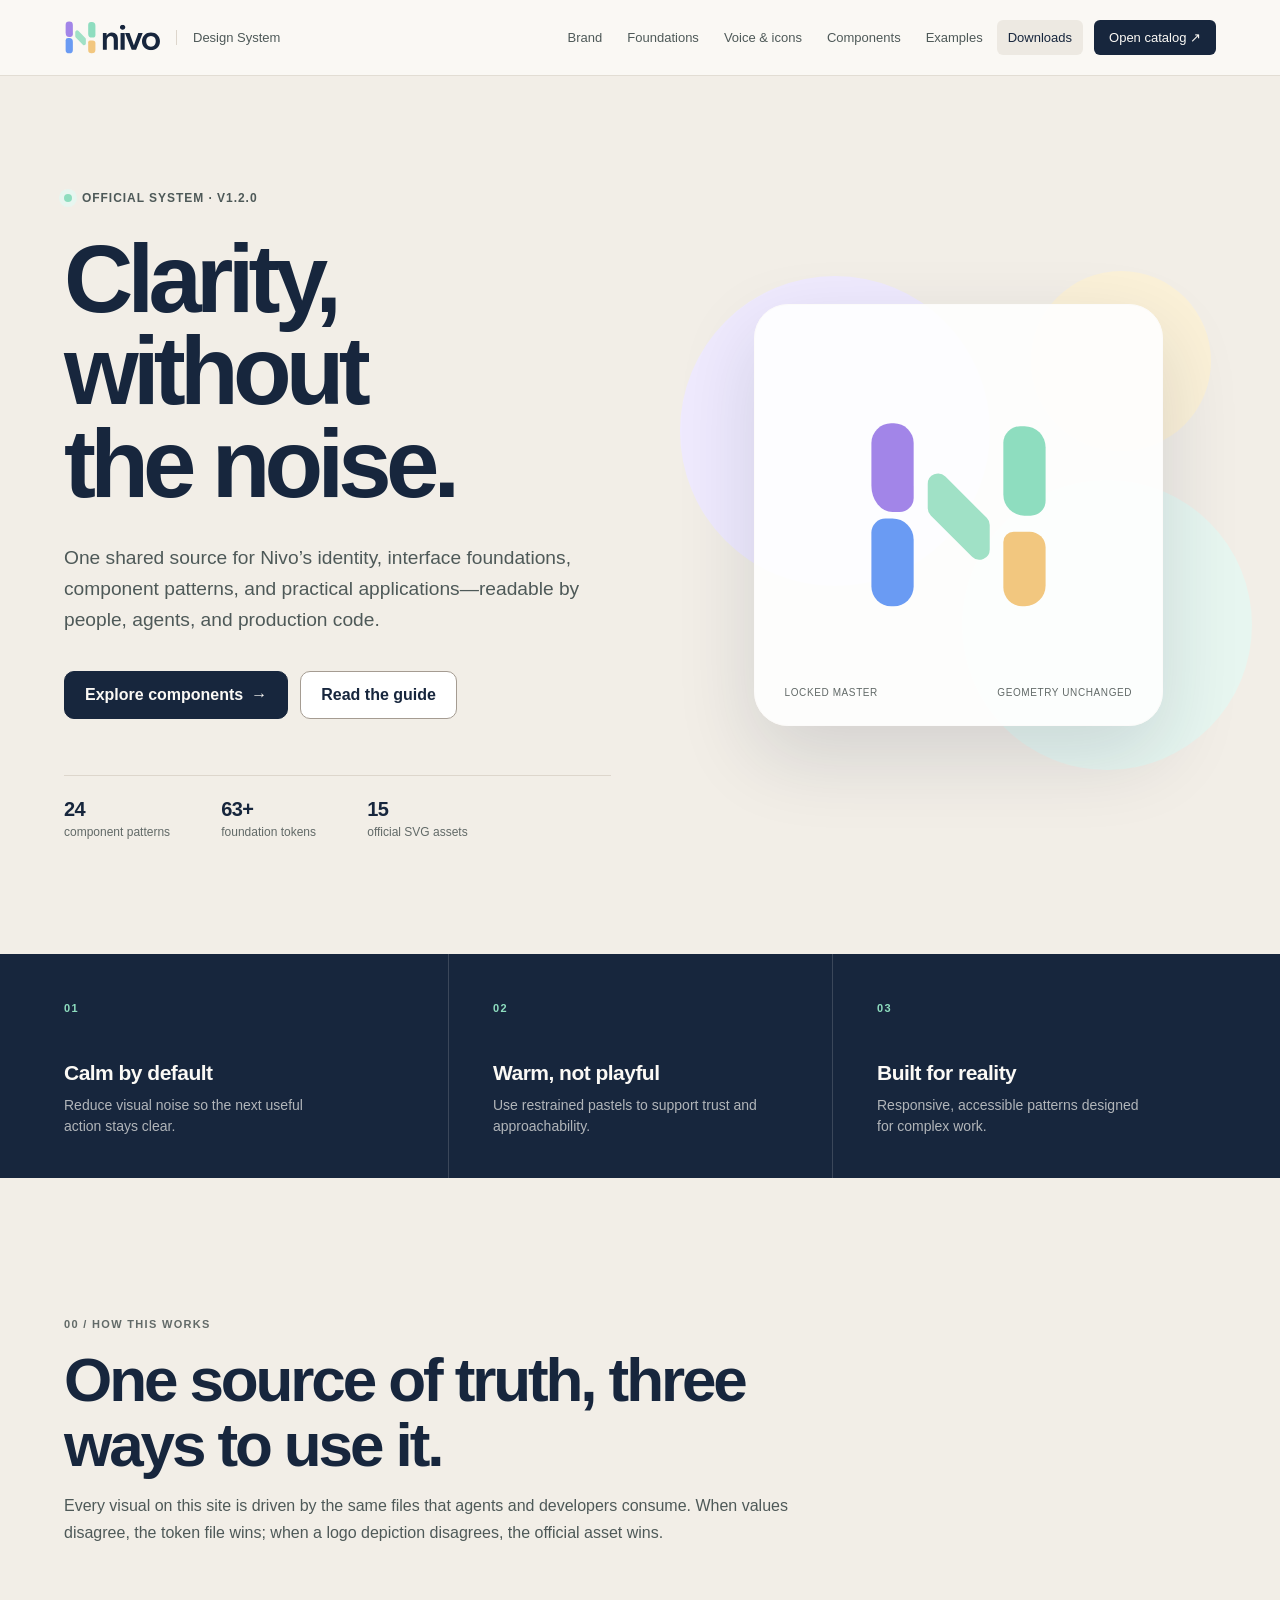
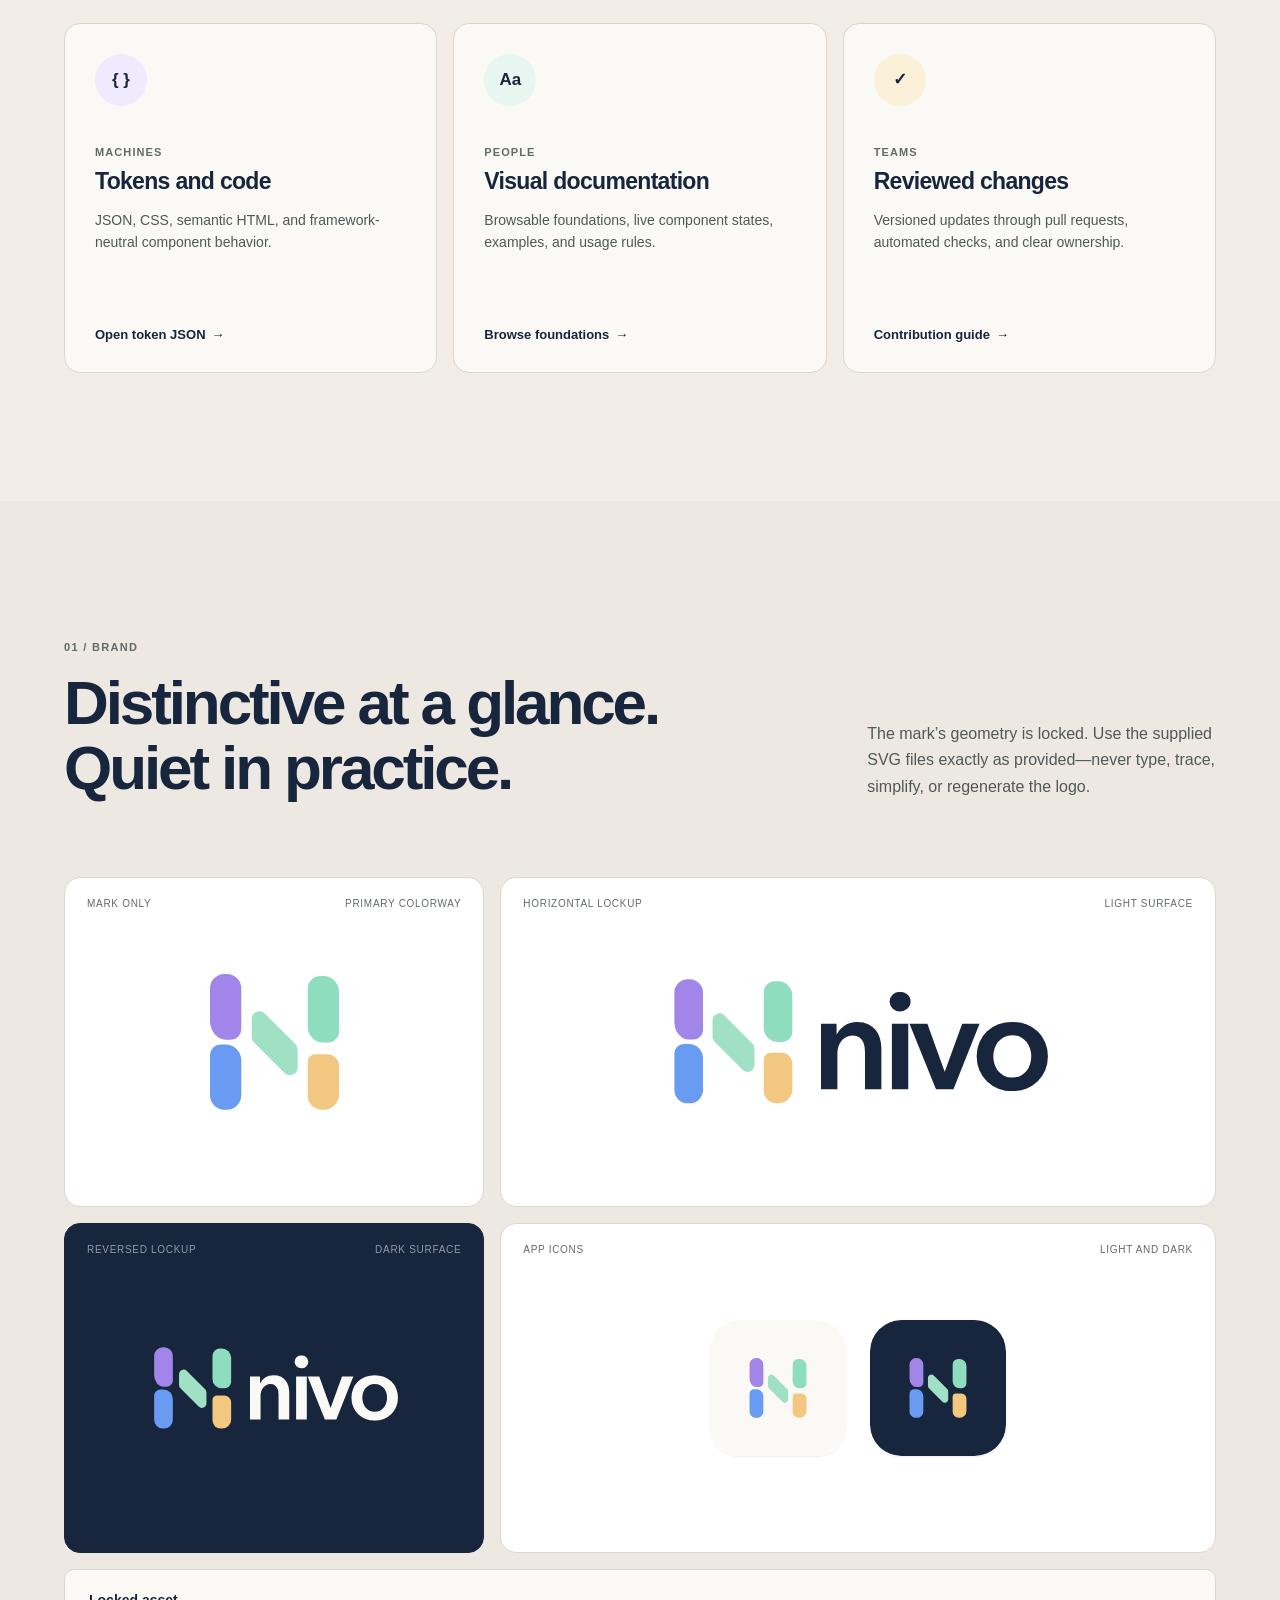
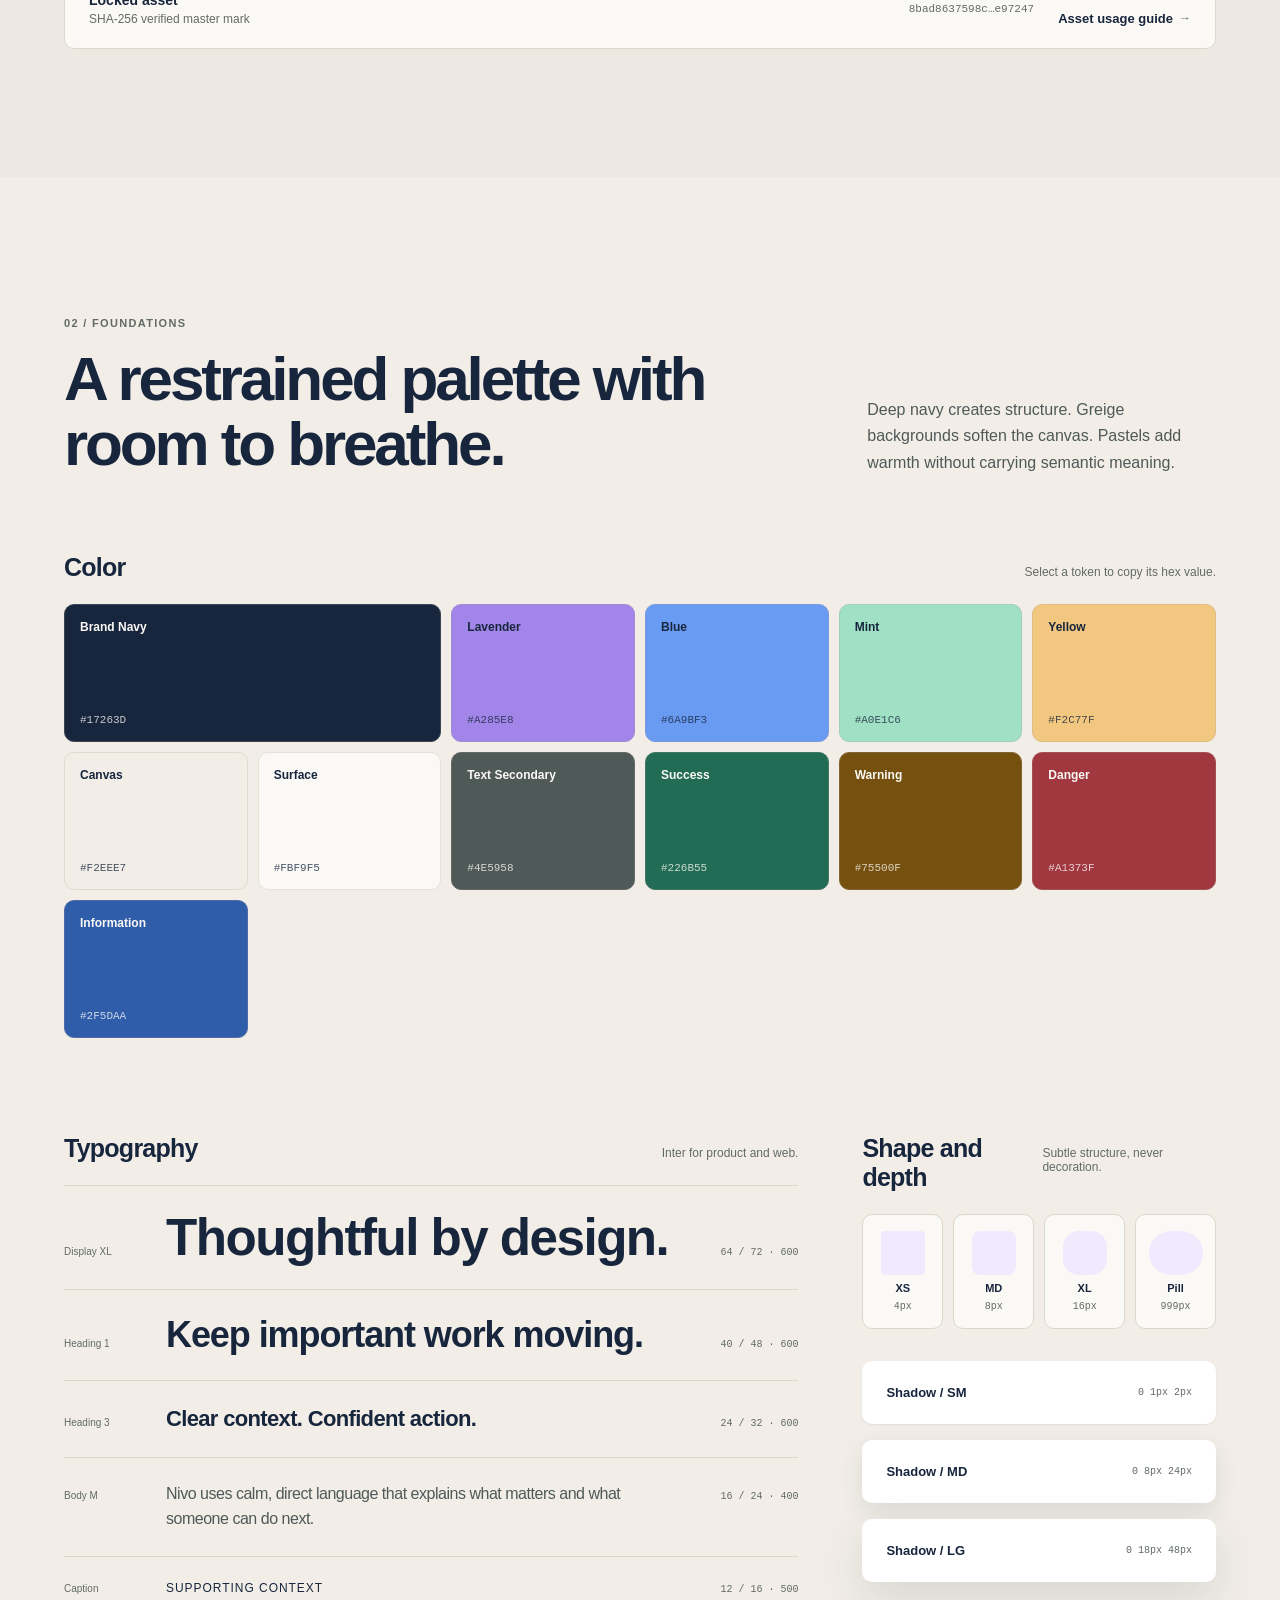
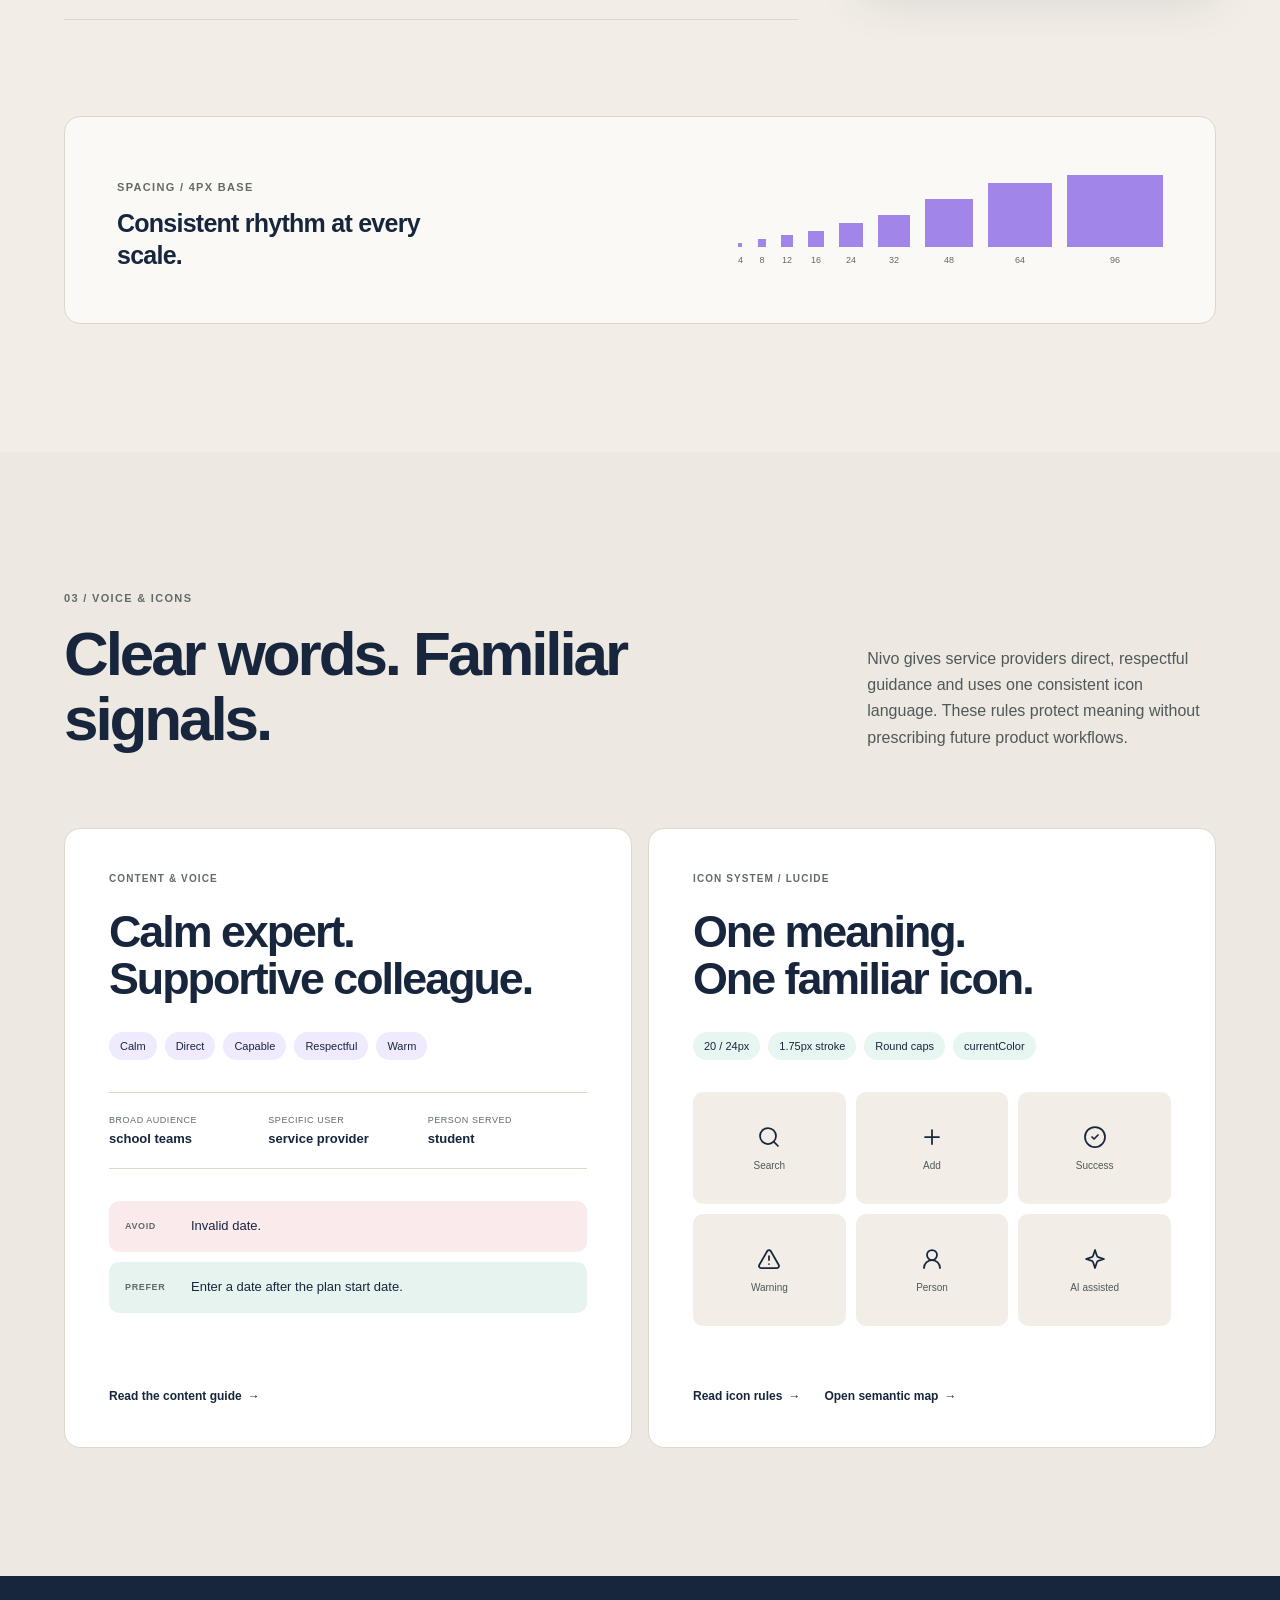
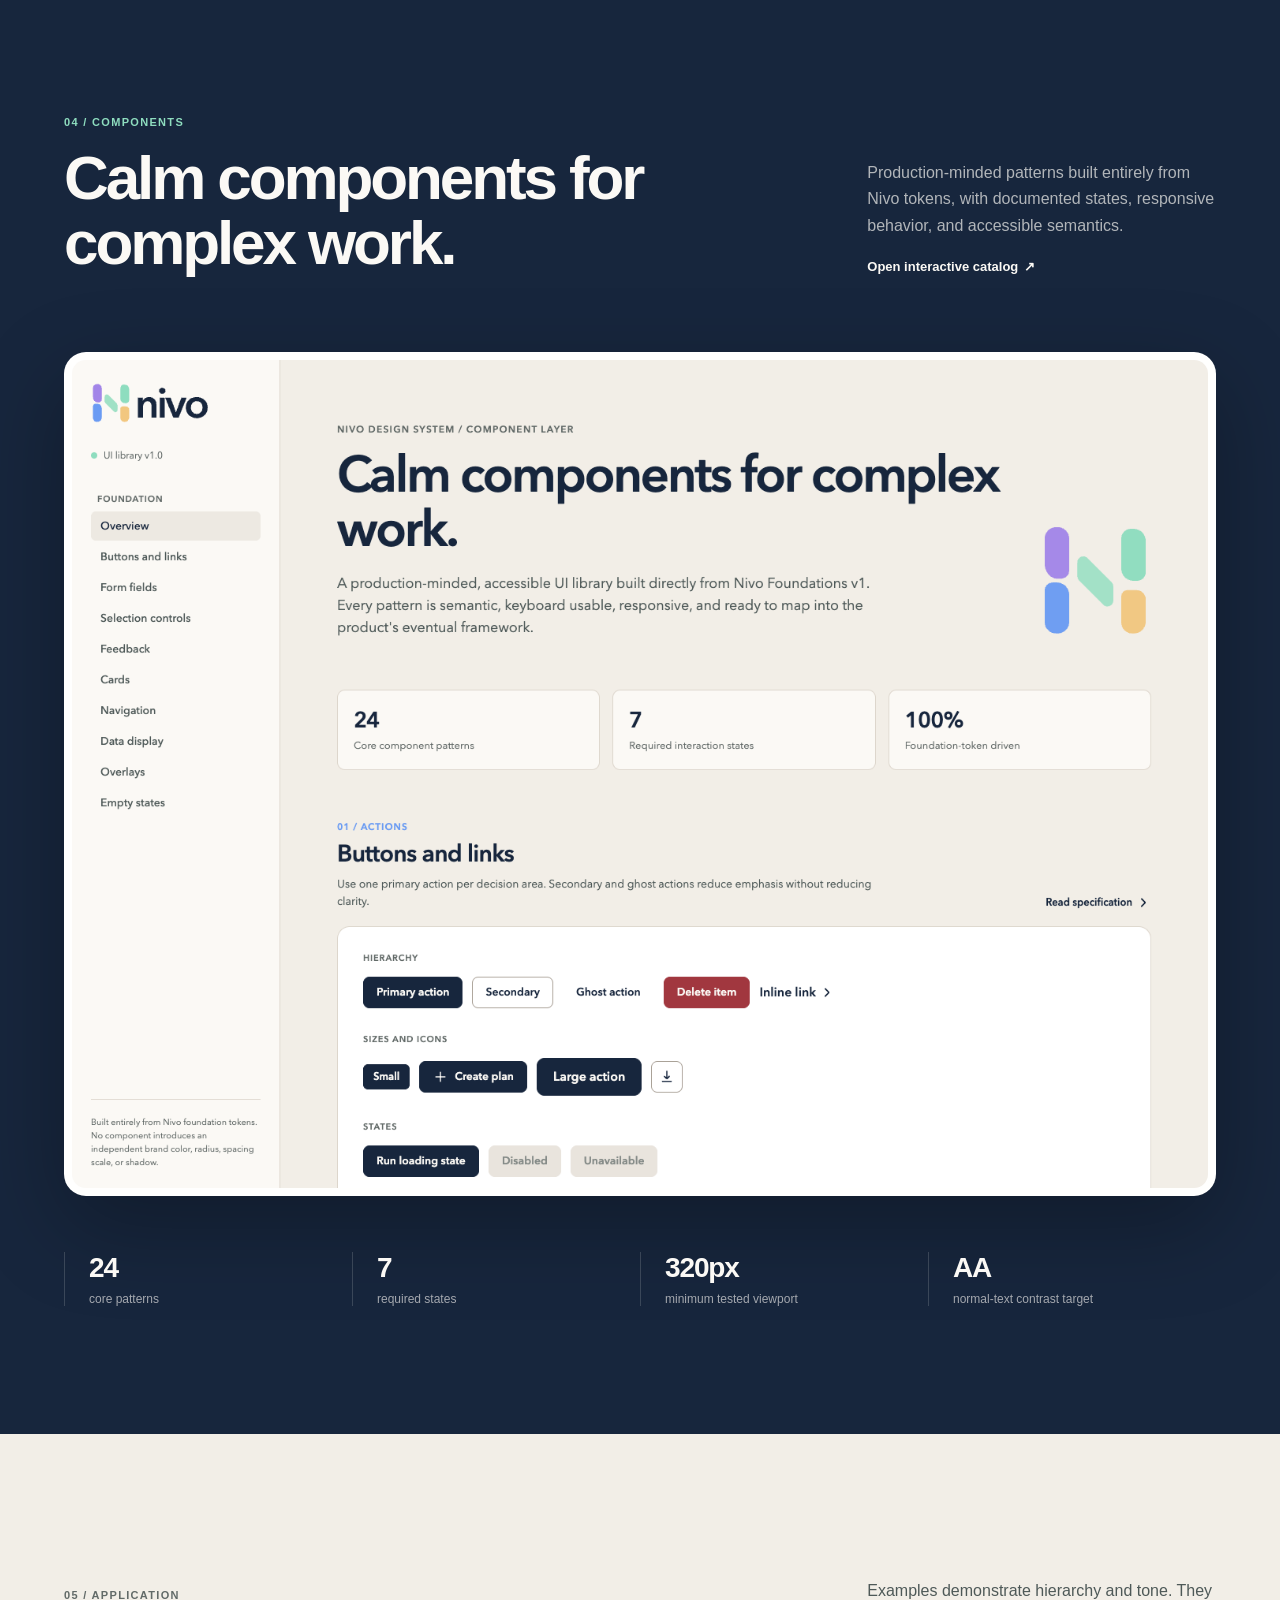
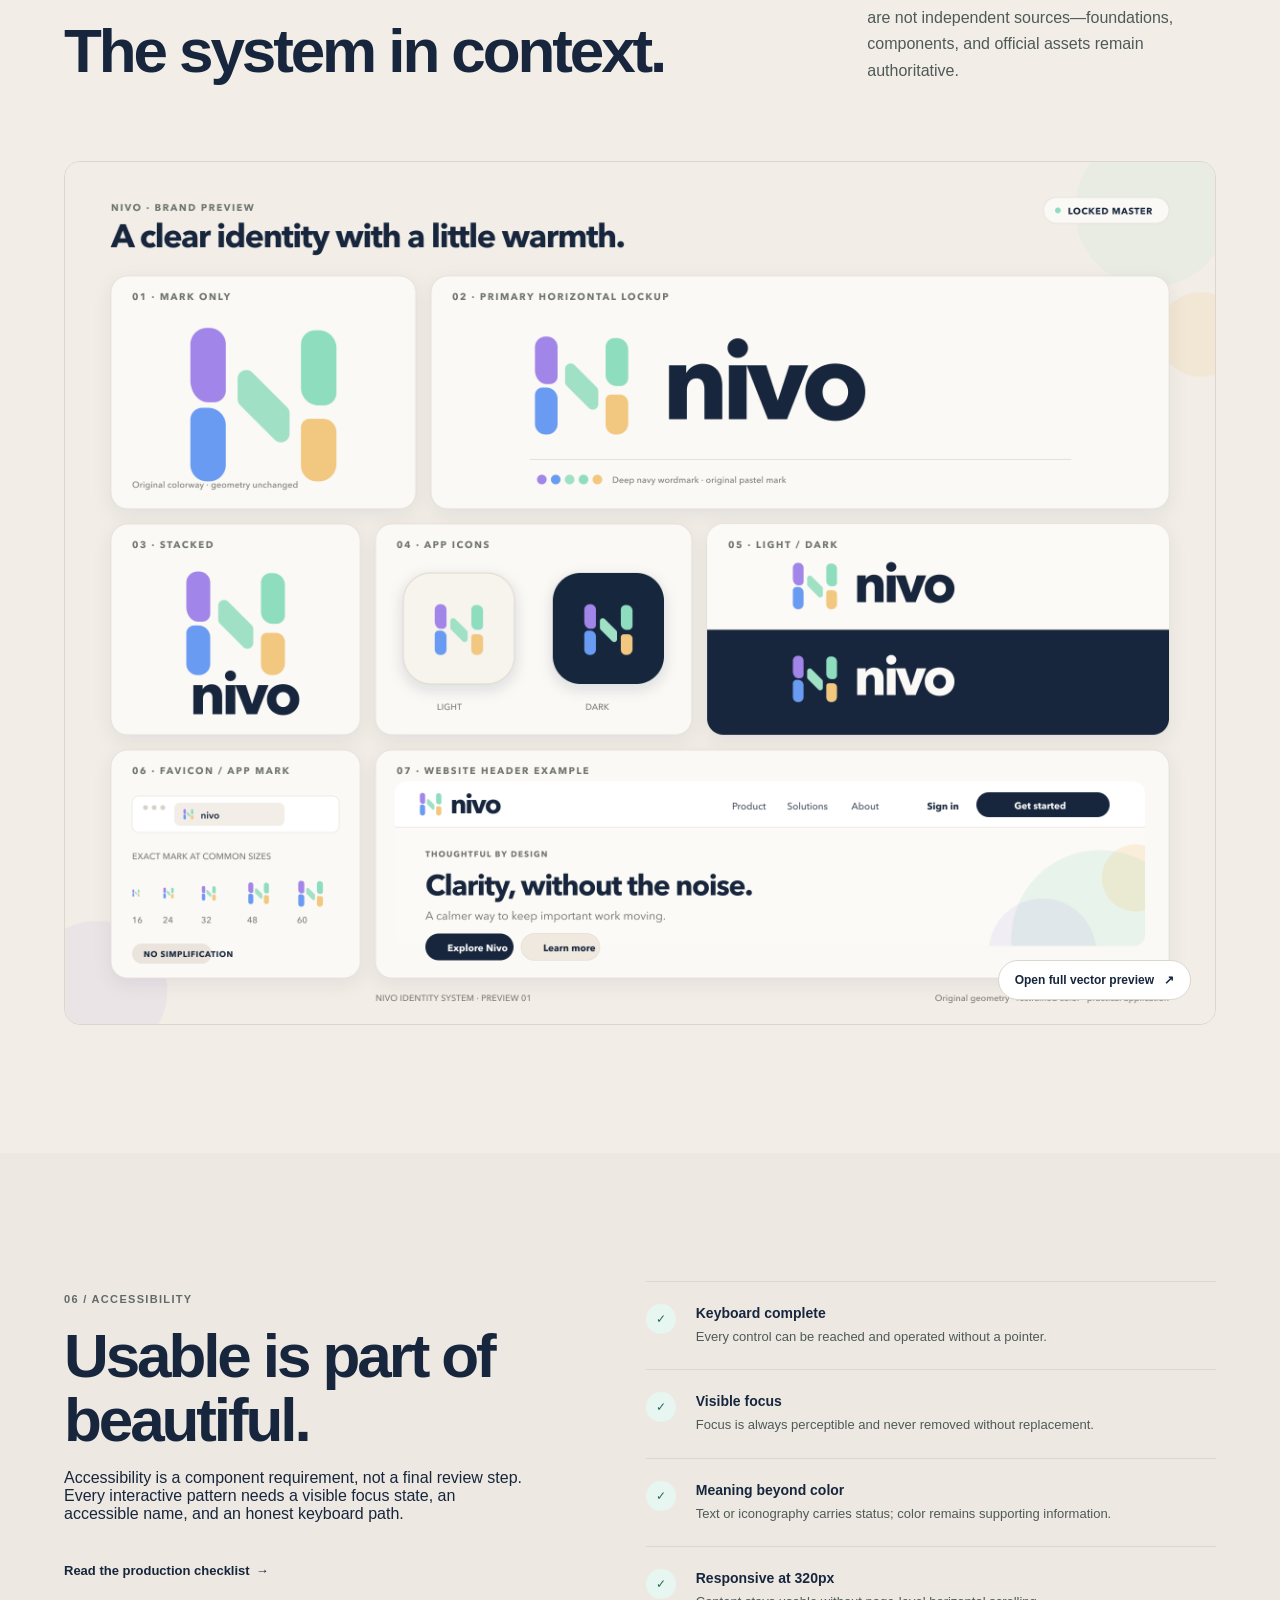
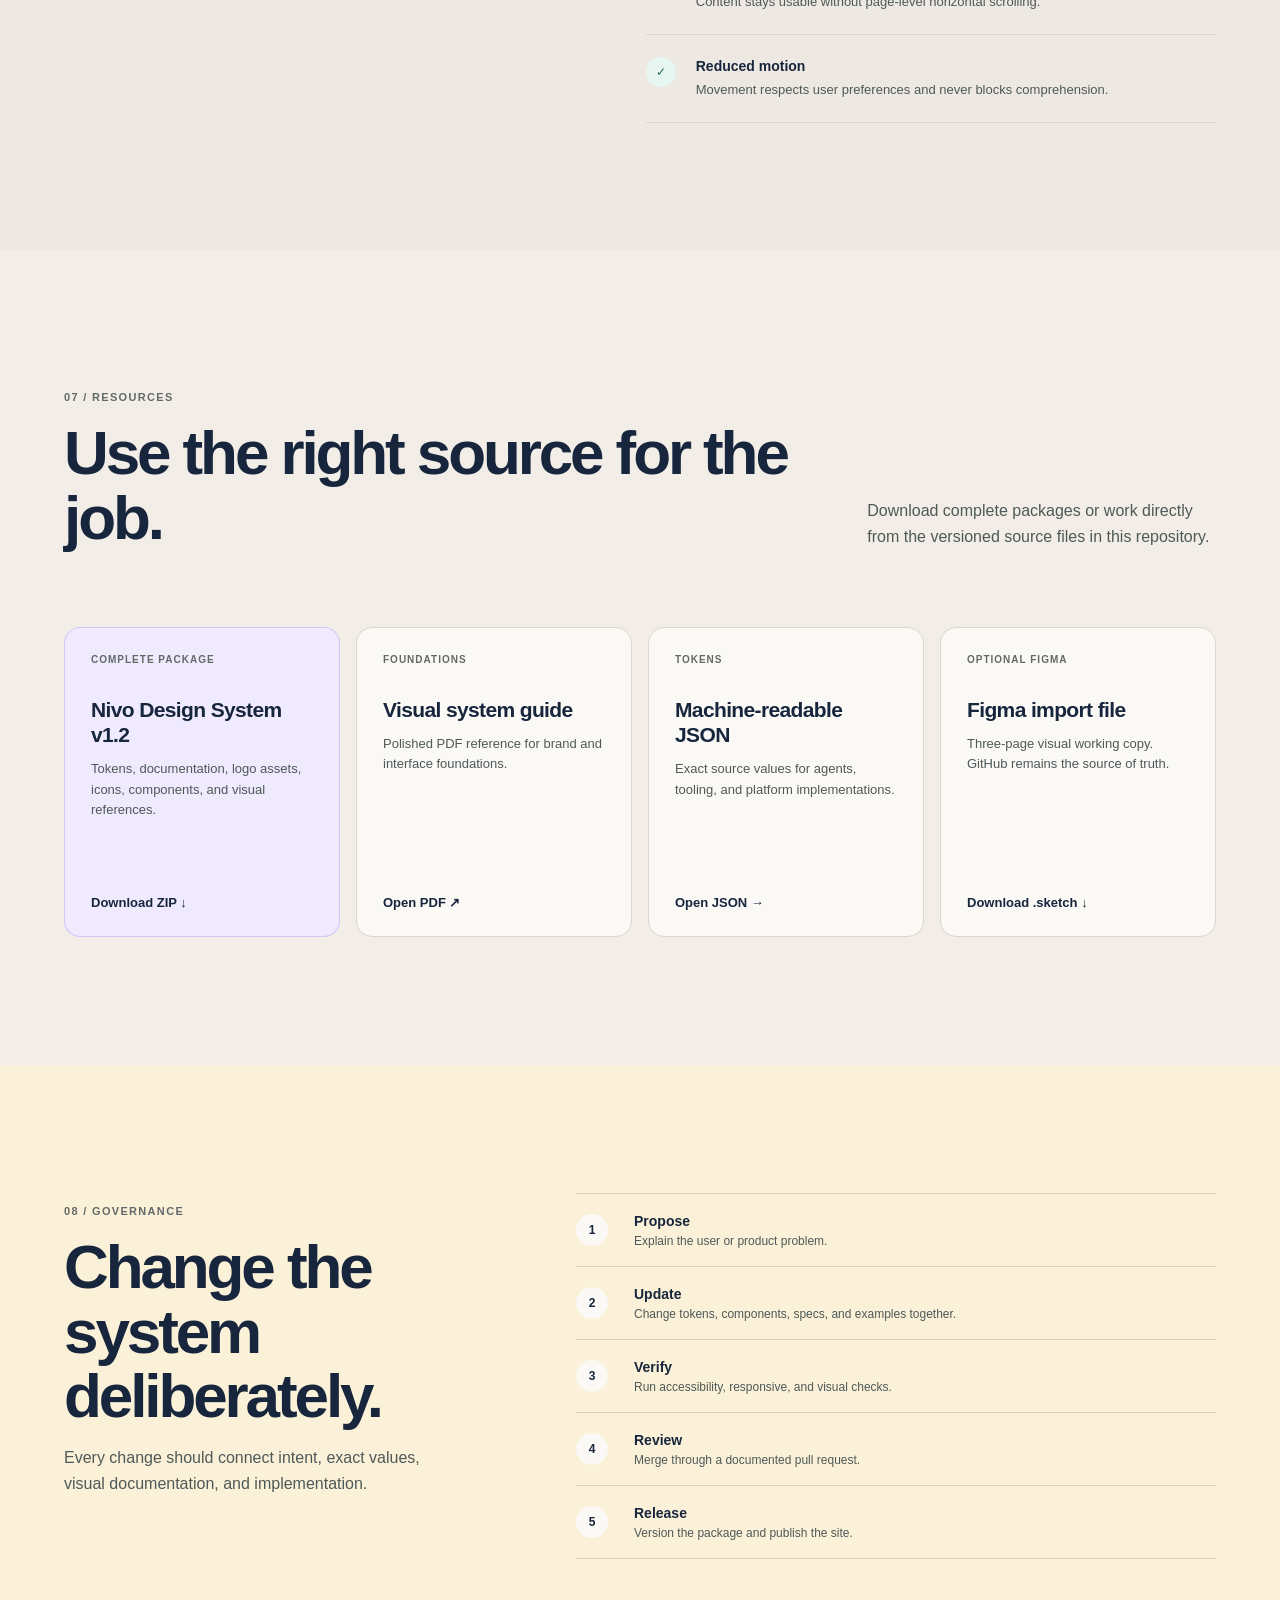
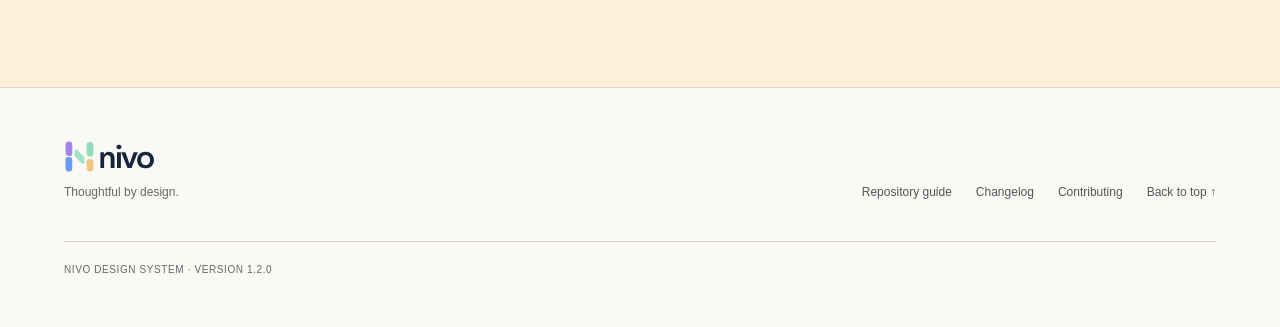
<file: index.html>
<!doctype html>
<html lang="en">
<head>
  <meta charset="utf-8">
  <meta name="viewport" content="width=device-width, initial-scale=1">
  <meta name="description" content="The official Nivo design system: brand, foundations, components, examples, and downloadable assets.">
  <meta name="theme-color" content="#F2EEE7">
  <title>Nivo Design System</title>
  <link rel="icon" href="brand/icons/nivo-favicon.svg" type="image/svg+xml">
  <link rel="stylesheet" href="tokens/tokens.css">
  <link rel="stylesheet" href="components/nivo-components.css">
  <link rel="stylesheet" href="styles.css">
  <script src="script.js" defer></script>
</head>
<body>
  <a class="skip-link" href="#main-content">Skip to main content</a>

  <header class="site-header">
    <a class="brand-link" href="#top" aria-label="Nivo Design System home">
      <img src="brand/logo/nivo-logo-horizontal-color.svg" alt="Nivo">
      <span>Design System</span>
    </a>

    <button class="nav-toggle" type="button" aria-expanded="false" aria-controls="site-nav">
      <span class="visually-hidden">Open navigation</span>
      <span aria-hidden="true"></span><span aria-hidden="true"></span><span aria-hidden="true"></span>
    </button>

    <nav class="site-nav" id="site-nav" aria-label="Primary navigation">
      <a href="#brand">Brand</a>
      <a href="#foundations">Foundations</a>
      <a href="#voice-icons">Voice &amp; icons</a>
      <a href="#components">Components</a>
      <a href="#examples">Examples</a>
      <a href="#downloads">Downloads</a>
      <a class="nav-cta" href="components/index.html">Open catalog <span aria-hidden="true">↗</span></a>
    </nav>
  </header>

  <main id="main-content">
    <section class="hero section-shell" id="top">
      <div class="hero-copy">
        <div class="eyebrow"><span class="status-dot"></span>Official system · v1.2.0</div>
        <h1>Clarity, without<br>the noise.</h1>
        <p class="hero-lede">One shared source for Nivo’s identity, interface foundations, component patterns, and practical applications—readable by people, agents, and production code.</p>
        <div class="hero-actions">
          <a class="nivo-button nivo-button--lg" href="components/index.html">Explore components <span aria-hidden="true">→</span></a>
          <a class="nivo-button nivo-button--secondary nivo-button--lg" href="Nivo_Design_System_v1.pdf">Read the guide</a>
        </div>
        <div class="hero-meta" aria-label="System summary">
          <div><strong>24</strong><span>component patterns</span></div>
          <div><strong>63+</strong><span>foundation tokens</span></div>
          <div><strong>15</strong><span>official SVG assets</span></div>
        </div>
      </div>

      <div class="hero-art" aria-hidden="true">
        <div class="hero-orbit hero-orbit--one"></div>
        <div class="hero-orbit hero-orbit--two"></div>
        <div class="hero-orbit hero-orbit--three"></div>
        <div class="hero-mark-card">
          <img src="brand/logo/nivo-mark-master.svg" alt="">
          <div class="hero-mark-label"><span>Locked master</span><span>Geometry unchanged</span></div>
        </div>
      </div>
    </section>

    <section class="principles-band" aria-label="Design principles">
      <div class="section-shell principles-grid">
        <article><span>01</span><h2>Calm by default</h2><p>Reduce visual noise so the next useful action stays clear.</p></article>
        <article><span>02</span><h2>Warm, not playful</h2><p>Use restrained pastels to support trust and approachability.</p></article>
        <article><span>03</span><h2>Built for reality</h2><p>Responsive, accessible patterns designed for complex work.</p></article>
      </div>
    </section>

    <section class="content-section section-shell" id="source-of-truth" aria-labelledby="source-title">
      <div class="section-intro">
        <p class="section-number">00 / HOW THIS WORKS</p>
        <h2 id="source-title">One source of truth, three ways to use it.</h2>
        <p>Every visual on this site is driven by the same files that agents and developers consume. When values disagree, the token file wins; when a logo depiction disagrees, the official asset wins.</p>
      </div>
      <div class="truth-grid">
        <article class="truth-card">
          <div class="truth-icon truth-icon--lavender" aria-hidden="true">{ }</div>
          <p class="truth-label">Machines</p>
          <h3>Tokens and code</h3>
          <p>JSON, CSS, semantic HTML, and framework-neutral component behavior.</p>
          <a href="tokens/design-tokens.json">Open token JSON <span aria-hidden="true">→</span></a>
        </article>
        <article class="truth-card">
          <div class="truth-icon truth-icon--mint" aria-hidden="true">Aa</div>
          <p class="truth-label">People</p>
          <h3>Visual documentation</h3>
          <p>Browsable foundations, live component states, examples, and usage rules.</p>
          <a href="#foundations">Browse foundations <span aria-hidden="true">→</span></a>
        </article>
        <article class="truth-card">
          <div class="truth-icon truth-icon--yellow" aria-hidden="true">✓</div>
          <p class="truth-label">Teams</p>
          <h3>Reviewed changes</h3>
          <p>Versioned updates through pull requests, automated checks, and clear ownership.</p>
          <a href="CONTRIBUTING.md">Contribution guide <span aria-hidden="true">→</span></a>
        </article>
      </div>
    </section>

    <section class="content-section content-section--tinted" id="brand" aria-labelledby="brand-title">
      <div class="section-shell">
        <div class="section-intro section-intro--split">
          <div>
            <p class="section-number">01 / BRAND</p>
            <h2 id="brand-title">Distinctive at a glance.<br>Quiet in practice.</h2>
          </div>
          <p>The mark’s geometry is locked. Use the supplied SVG files exactly as provided—never type, trace, simplify, or regenerate the logo.</p>
        </div>

        <div class="logo-showcase">
          <article class="logo-card logo-card--mark">
            <div class="logo-card-label"><span>Mark only</span><span>Primary colorway</span></div>
            <img src="brand/logo/nivo-mark-master.svg" alt="Nivo logo mark">
          </article>
          <article class="logo-card logo-card--wide">
            <div class="logo-card-label"><span>Horizontal lockup</span><span>Light surface</span></div>
            <img src="brand/logo/nivo-logo-horizontal-color.svg" alt="Nivo horizontal logo">
          </article>
          <article class="logo-card logo-card--dark">
            <div class="logo-card-label"><span>Reversed lockup</span><span>Dark surface</span></div>
            <img src="brand/logo/nivo-logo-horizontal-reversed.svg" alt="Nivo reversed horizontal logo">
          </article>
          <article class="logo-card logo-card--icons">
            <div class="logo-card-label"><span>App icons</span><span>Light and dark</span></div>
            <div><img src="brand/icons/nivo-app-icon-light.svg" alt="Nivo light app icon"><img src="brand/icons/nivo-app-icon-dark.svg" alt="Nivo dark app icon"></div>
          </article>
        </div>

        <div class="brand-rule">
          <div><strong>Locked asset</strong><span>SHA-256 verified master mark</span></div>
          <code>8bad8637598c…e97247</code>
          <a href="ASSET_MANIFEST.md">Asset usage guide <span aria-hidden="true">→</span></a>
        </div>
      </div>
    </section>

    <section class="content-section section-shell" id="foundations" aria-labelledby="foundations-title">
      <div class="section-intro section-intro--split">
        <div>
          <p class="section-number">02 / FOUNDATIONS</p>
          <h2 id="foundations-title">A restrained palette with room to breathe.</h2>
        </div>
        <p>Deep navy creates structure. Greige backgrounds soften the canvas. Pastels add warmth without carrying semantic meaning.</p>
      </div>

      <div class="foundation-heading">
        <h3>Color</h3>
        <p>Select a token to copy its hex value.</p>
      </div>
      <div class="color-grid">
        <button class="color-chip color-chip--large" type="button" data-copy="#17263D" style="--chip:#17263D;--chip-text:#FBF9F5"><span>Brand Navy</span><code>#17263D</code></button>
        <button class="color-chip" type="button" data-copy="#A285E8" style="--chip:#A285E8"><span>Lavender</span><code>#A285E8</code></button>
        <button class="color-chip" type="button" data-copy="#6A9BF3" style="--chip:#6A9BF3"><span>Blue</span><code>#6A9BF3</code></button>
        <button class="color-chip" type="button" data-copy="#A0E1C6" style="--chip:#A0E1C6"><span>Mint</span><code>#A0E1C6</code></button>
        <button class="color-chip" type="button" data-copy="#F2C77F" style="--chip:#F2C77F"><span>Yellow</span><code>#F2C77F</code></button>
        <button class="color-chip" type="button" data-copy="#F2EEE7" style="--chip:#F2EEE7"><span>Canvas</span><code>#F2EEE7</code></button>
        <button class="color-chip" type="button" data-copy="#FBF9F5" style="--chip:#FBF9F5"><span>Surface</span><code>#FBF9F5</code></button>
        <button class="color-chip" type="button" data-copy="#4E5958" style="--chip:#4E5958;--chip-text:#FBF9F5"><span>Text Secondary</span><code>#4E5958</code></button>
        <button class="color-chip" type="button" data-copy="#226B55" style="--chip:#226B55;--chip-text:#FBF9F5"><span>Success</span><code>#226B55</code></button>
        <button class="color-chip" type="button" data-copy="#75500F" style="--chip:#75500F;--chip-text:#FBF9F5"><span>Warning</span><code>#75500F</code></button>
        <button class="color-chip" type="button" data-copy="#A1373F" style="--chip:#A1373F;--chip-text:#FBF9F5"><span>Danger</span><code>#A1373F</code></button>
        <button class="color-chip" type="button" data-copy="#2F5DAA" style="--chip:#2F5DAA;--chip-text:#FBF9F5"><span>Information</span><code>#2F5DAA</code></button>
      </div>

      <div class="foundation-split">
        <div>
          <div class="foundation-heading"><h3>Typography</h3><p>Inter for product and web.</p></div>
          <div class="type-specimens">
            <div class="type-row type-row--display"><span>Display XL</span><p>Thoughtful by design.</p><code>64 / 72 · 600</code></div>
            <div class="type-row type-row--h1"><span>Heading 1</span><p>Keep important work moving.</p><code>40 / 48 · 600</code></div>
            <div class="type-row type-row--h3"><span>Heading 3</span><p>Clear context. Confident action.</p><code>24 / 32 · 600</code></div>
            <div class="type-row type-row--body"><span>Body M</span><p>Nivo uses calm, direct language that explains what matters and what someone can do next.</p><code>16 / 24 · 400</code></div>
            <div class="type-row type-row--caption"><span>Caption</span><p>SUPPORTING CONTEXT</p><code>12 / 16 · 500</code></div>
          </div>
        </div>

        <div>
          <div class="foundation-heading"><h3>Shape and depth</h3><p>Subtle structure, never decoration.</p></div>
          <div class="shape-grid">
            <div class="radius-card"><span class="radius-demo radius-demo--xs"></span><strong>XS</strong><code>4px</code></div>
            <div class="radius-card"><span class="radius-demo radius-demo--md"></span><strong>MD</strong><code>8px</code></div>
            <div class="radius-card"><span class="radius-demo radius-demo--xl"></span><strong>XL</strong><code>16px</code></div>
            <div class="radius-card"><span class="radius-demo radius-demo--pill"></span><strong>Pill</strong><code>999px</code></div>
          </div>
          <div class="shadow-stack">
            <div class="shadow-card shadow-card--sm"><span>Shadow / SM</span><code>0 1px 2px</code></div>
            <div class="shadow-card shadow-card--md"><span>Shadow / MD</span><code>0 8px 24px</code></div>
            <div class="shadow-card shadow-card--lg"><span>Shadow / LG</span><code>0 18px 48px</code></div>
          </div>
        </div>
      </div>

      <div class="spacing-panel">
        <div><p class="section-number">SPACING / 4PX BASE</p><h3>Consistent rhythm at every scale.</h3></div>
        <div class="spacing-scale" aria-label="Spacing scale in pixels">
          <span style="--space:4px"><i></i><b>4</b></span><span style="--space:8px"><i></i><b>8</b></span><span style="--space:12px"><i></i><b>12</b></span><span style="--space:16px"><i></i><b>16</b></span><span style="--space:24px"><i></i><b>24</b></span><span style="--space:32px"><i></i><b>32</b></span><span style="--space:48px"><i></i><b>48</b></span><span style="--space:64px"><i></i><b>64</b></span><span style="--space:96px"><i></i><b>96</b></span>
        </div>
      </div>
    </section>

    <section class="content-section content-section--tinted" id="voice-icons" aria-labelledby="voice-icons-title">
      <div class="section-shell">
        <div class="section-intro section-intro--split">
          <div>
            <p class="section-number">03 / VOICE &amp; ICONS</p>
            <h2 id="voice-icons-title">Clear words. Familiar signals.</h2>
          </div>
          <p>Nivo gives service providers direct, respectful guidance and uses one consistent icon language. These rules protect meaning without prescribing future product workflows.</p>
        </div>

        <div class="guidance-grid">
          <article class="guidance-card guidance-card--voice">
            <p class="guidance-label">CONTENT &amp; VOICE</p>
            <h3>Calm expert.<br>Supportive colleague.</h3>
            <div class="voice-traits" aria-label="Voice attributes"><span>Calm</span><span>Direct</span><span>Capable</span><span>Respectful</span><span>Warm</span></div>
            <div class="terminology-strip">
              <div><span>Broad audience</span><strong>school teams</strong></div>
              <div><span>Specific user</span><strong>service provider</strong></div>
              <div><span>Person served</span><strong>student</strong></div>
            </div>
            <div class="copy-comparison">
              <div class="copy-example copy-example--avoid"><span>Avoid</span><p>Invalid date.</p></div>
              <div class="copy-example copy-example--prefer"><span>Prefer</span><p>Enter a date after the plan start date.</p></div>
            </div>
            <a class="guidance-link" href="CONTENT_AND_VOICE.md">Read the content guide <span aria-hidden="true">→</span></a>
          </article>

          <article class="guidance-card guidance-card--icons">
            <p class="guidance-label">ICON SYSTEM / LUCIDE</p>
            <h3>One meaning.<br>One familiar icon.</h3>
            <div class="icon-spec"><span>20 / 24px</span><span>1.75px stroke</span><span>Round caps</span><span>currentColor</span></div>
            <div class="icon-examples" aria-label="Approved icon examples">
              <div><svg aria-hidden="true" viewBox="0 0 24 24"><circle cx="11" cy="11" r="8"/><path d="m21 21-4.3-4.3"/></svg><span>Search</span></div>
              <div><svg aria-hidden="true" viewBox="0 0 24 24"><path d="M5 12h14M12 5v14"/></svg><span>Add</span></div>
              <div><svg aria-hidden="true" viewBox="0 0 24 24"><circle cx="12" cy="12" r="10"/><path d="m9 12 2 2 4-4"/></svg><span>Success</span></div>
              <div><svg aria-hidden="true" viewBox="0 0 24 24"><path d="m21.73 18-8-14a2 2 0 0 0-3.46 0l-8 14A2 2 0 0 0 4 21h16a2 2 0 0 0 1.73-3Z"/><path d="M12 9v4M12 17h.01"/></svg><span>Warning</span></div>
              <div><svg aria-hidden="true" viewBox="0 0 24 24"><circle cx="12" cy="8" r="5"/><path d="M20 21a8 8 0 0 0-16 0"/></svg><span>Person</span></div>
              <div><svg aria-hidden="true" viewBox="0 0 24 24"><path d="m12 3-1.9 5.8a2 2 0 0 1-1.3 1.3L3 12l5.8 1.9a2 2 0 0 1 1.3 1.3L12 21l1.9-5.8a2 2 0 0 1 1.3-1.3L21 12l-5.8-1.9a2 2 0 0 1-1.3-1.3Z"/></svg><span>AI assisted</span></div>
            </div>
            <div class="icon-guidance-links"><a class="guidance-link" href="icons/ICON_SYSTEM.md">Read icon rules <span aria-hidden="true">→</span></a><a class="guidance-link" href="icons/icon-map.json">Open semantic map <span aria-hidden="true">→</span></a></div>
          </article>
        </div>
      </div>
    </section>

    <section class="content-section components-section" id="components" aria-labelledby="components-title">
      <div class="section-shell">
        <div class="section-intro section-intro--split section-intro--inverse">
          <div><p class="section-number">04 / COMPONENTS</p><h2 id="components-title">Calm components for complex work.</h2></div>
          <div><p>Production-minded patterns built entirely from Nivo tokens, with documented states, responsive behavior, and accessible semantics.</p><a class="text-link text-link--inverse" href="components/index.html">Open interactive catalog <span aria-hidden="true">↗</span></a></div>
        </div>
        <div class="components-preview">
          <img src="components/component-library-preview.png" alt="Preview of the Nivo component library showing buttons, fields, alerts, cards, navigation, and tables">
        </div>
        <div class="component-stats">
          <div><strong>24</strong><span>core patterns</span></div><div><strong>7</strong><span>required states</span></div><div><strong>320px</strong><span>minimum tested viewport</span></div><div><strong>AA</strong><span>normal-text contrast target</span></div>
        </div>
      </div>
    </section>

    <section class="content-section section-shell" id="examples" aria-labelledby="examples-title">
      <div class="section-intro section-intro--split">
        <div><p class="section-number">05 / APPLICATION</p><h2 id="examples-title">The system in context.</h2></div>
        <p>Examples demonstrate hierarchy and tone. They are not independent sources—foundations, components, and official assets remain authoritative.</p>
      </div>
      <a class="preview-board" href="reference/nivo-brand-preview-board.svg" aria-label="Open the full Nivo brand preview board">
        <img src="reference/nivo-brand-preview-board.png" alt="Nivo brand preview showing logo lockups, app icons, favicon sizing, and a website header example">
        <span>Open full vector preview <b aria-hidden="true">↗</b></span>
      </a>
    </section>

    <section class="content-section content-section--tinted" id="accessibility" aria-labelledby="accessibility-title">
      <div class="section-shell accessibility-layout">
        <div class="section-intro">
          <p class="section-number">06 / ACCESSIBILITY</p>
          <h2 id="accessibility-title">Usable is part of beautiful.</h2>
          <p>Accessibility is a component requirement, not a final review step. Every interactive pattern needs a visible focus state, an accessible name, and an honest keyboard path.</p>
          <a class="text-link" href="components/COMPONENTS.md#production-test-checklist">Read the production checklist <span aria-hidden="true">→</span></a>
        </div>
        <ul class="checklist">
          <li><span aria-hidden="true">✓</span><div><strong>Keyboard complete</strong><p>Every control can be reached and operated without a pointer.</p></div></li>
          <li><span aria-hidden="true">✓</span><div><strong>Visible focus</strong><p>Focus is always perceptible and never removed without replacement.</p></div></li>
          <li><span aria-hidden="true">✓</span><div><strong>Meaning beyond color</strong><p>Text or iconography carries status; color remains supporting information.</p></div></li>
          <li><span aria-hidden="true">✓</span><div><strong>Responsive at 320px</strong><p>Content stays usable without page-level horizontal scrolling.</p></div></li>
          <li><span aria-hidden="true">✓</span><div><strong>Reduced motion</strong><p>Movement respects user preferences and never blocks comprehension.</p></div></li>
        </ul>
      </div>
    </section>

    <section class="content-section section-shell" id="downloads" aria-labelledby="downloads-title">
      <div class="section-intro section-intro--split">
        <div><p class="section-number">07 / RESOURCES</p><h2 id="downloads-title">Use the right source for the job.</h2></div>
        <p>Download complete packages or work directly from the versioned source files in this repository.</p>
      </div>
      <div class="download-grid">
        <a class="download-card download-card--featured" href="downloads/Nivo_Design_System_v1_Complete.zip" download>
          <span class="download-type">COMPLETE PACKAGE</span><h3>Nivo Design System v1.2</h3><p>Tokens, documentation, logo assets, icons, components, and visual references.</p><strong>Download ZIP <span aria-hidden="true">↓</span></strong>
        </a>
        <a class="download-card" href="Nivo_Design_System_v1.pdf"><span class="download-type">FOUNDATIONS</span><h3>Visual system guide</h3><p>Polished PDF reference for brand and interface foundations.</p><strong>Open PDF <span aria-hidden="true">↗</span></strong></a>
        <a class="download-card" href="tokens/design-tokens.json"><span class="download-type">TOKENS</span><h3>Machine-readable JSON</h3><p>Exact source values for agents, tooling, and platform implementations.</p><strong>Open JSON <span aria-hidden="true">→</span></strong></a>
        <a class="download-card" href="downloads/Nivo_Design_System_Figma_Import.sketch" download><span class="download-type">OPTIONAL FIGMA</span><h3>Figma import file</h3><p>Three-page visual working copy. GitHub remains the source of truth.</p><strong>Download .sketch <span aria-hidden="true">↓</span></strong></a>
      </div>
    </section>

    <section class="governance-section" id="governance">
      <div class="section-shell governance-layout">
        <div><p class="section-number">08 / GOVERNANCE</p><h2>Change the system deliberately.</h2><p>Every change should connect intent, exact values, visual documentation, and implementation.</p></div>
        <ol class="workflow-list">
          <li><span>1</span><div><strong>Propose</strong><p>Explain the user or product problem.</p></div></li>
          <li><span>2</span><div><strong>Update</strong><p>Change tokens, components, specs, and examples together.</p></div></li>
          <li><span>3</span><div><strong>Verify</strong><p>Run accessibility, responsive, and visual checks.</p></div></li>
          <li><span>4</span><div><strong>Review</strong><p>Merge through a documented pull request.</p></div></li>
          <li><span>5</span><div><strong>Release</strong><p>Version the package and publish the site.</p></div></li>
        </ol>
      </div>
    </section>
  </main>

  <footer class="site-footer">
    <div class="section-shell footer-inner">
      <div><img src="brand/logo/nivo-logo-horizontal-color.svg" alt="Nivo"><p>Thoughtful by design.</p></div>
      <div class="footer-links"><a href="README.md">Repository guide</a><a href="CHANGELOG.md">Changelog</a><a href="CONTRIBUTING.md">Contributing</a><a href="#top">Back to top ↑</a></div>
      <p class="footer-meta">Nivo Design System · Version 1.2.0</p>
    </div>
  </footer>

  <div class="copy-toast" role="status" aria-live="polite" aria-atomic="true"></div>
</body>
</html>
</file>
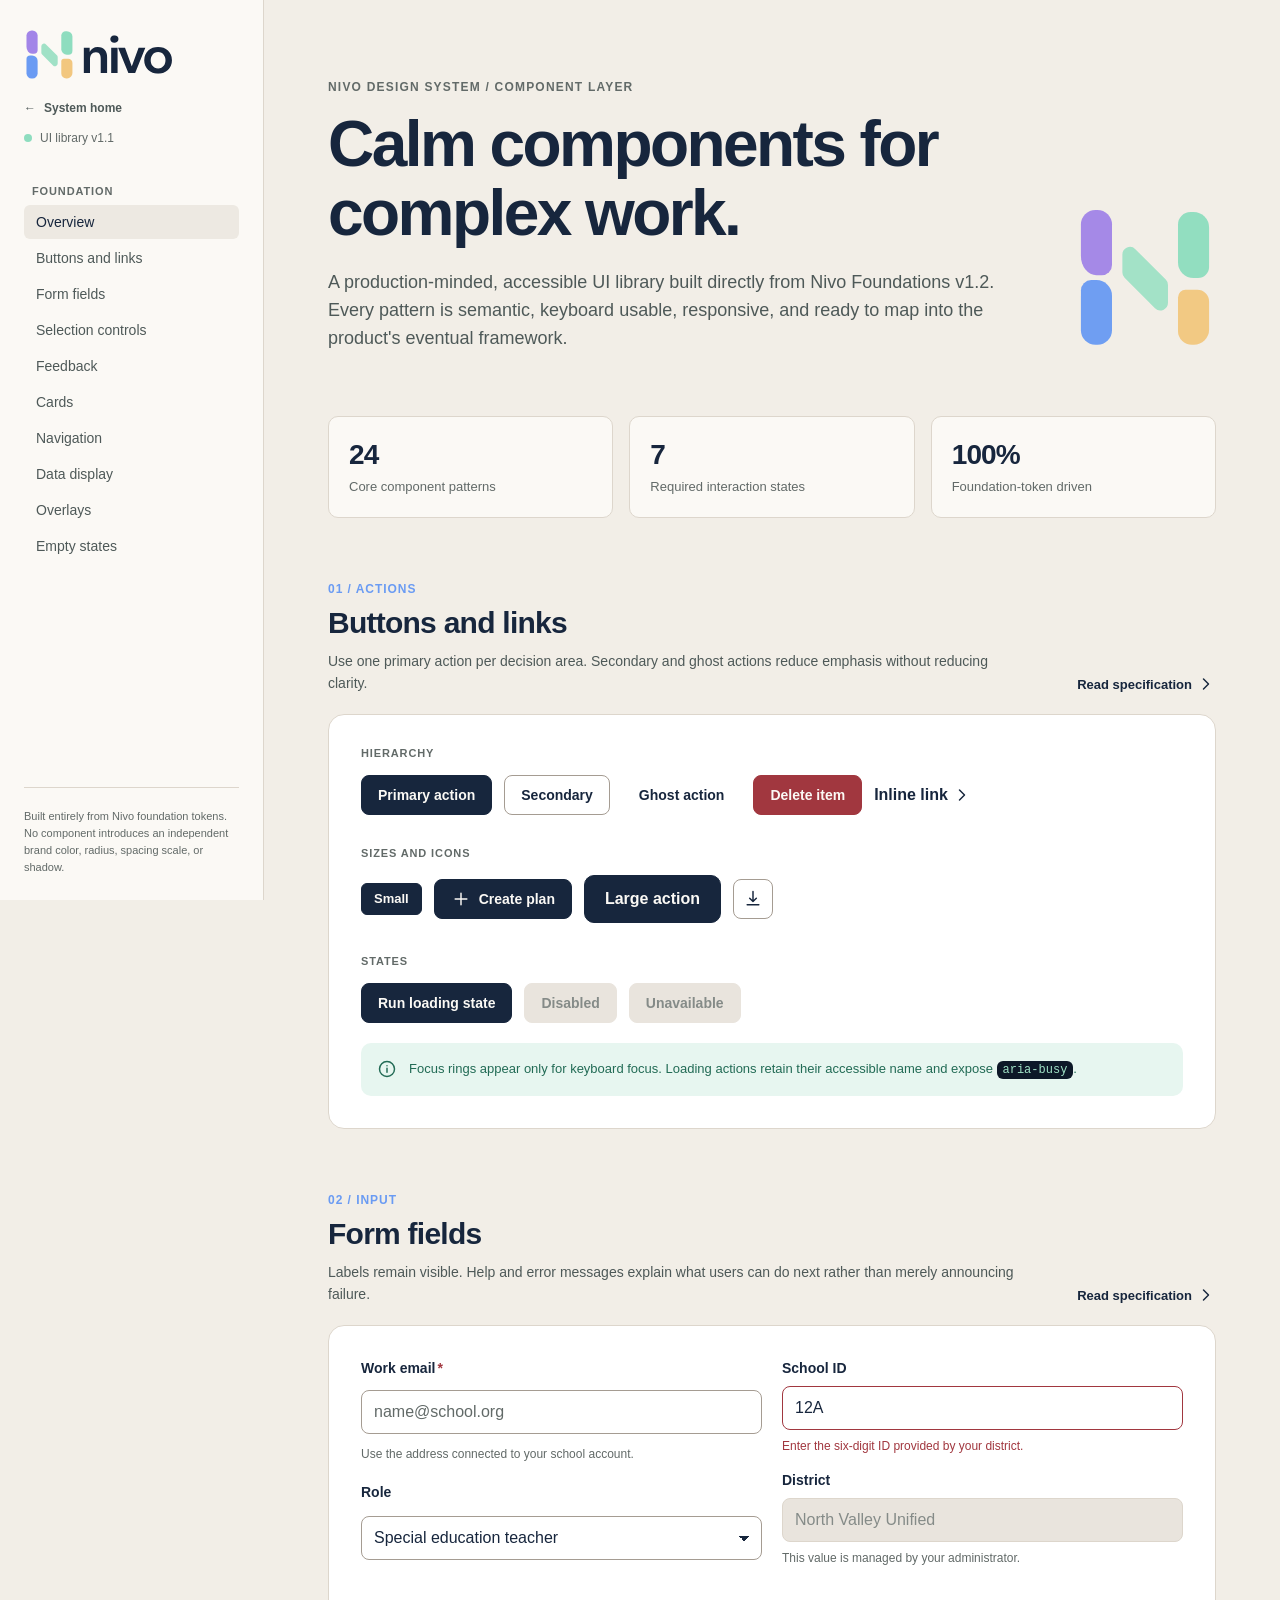
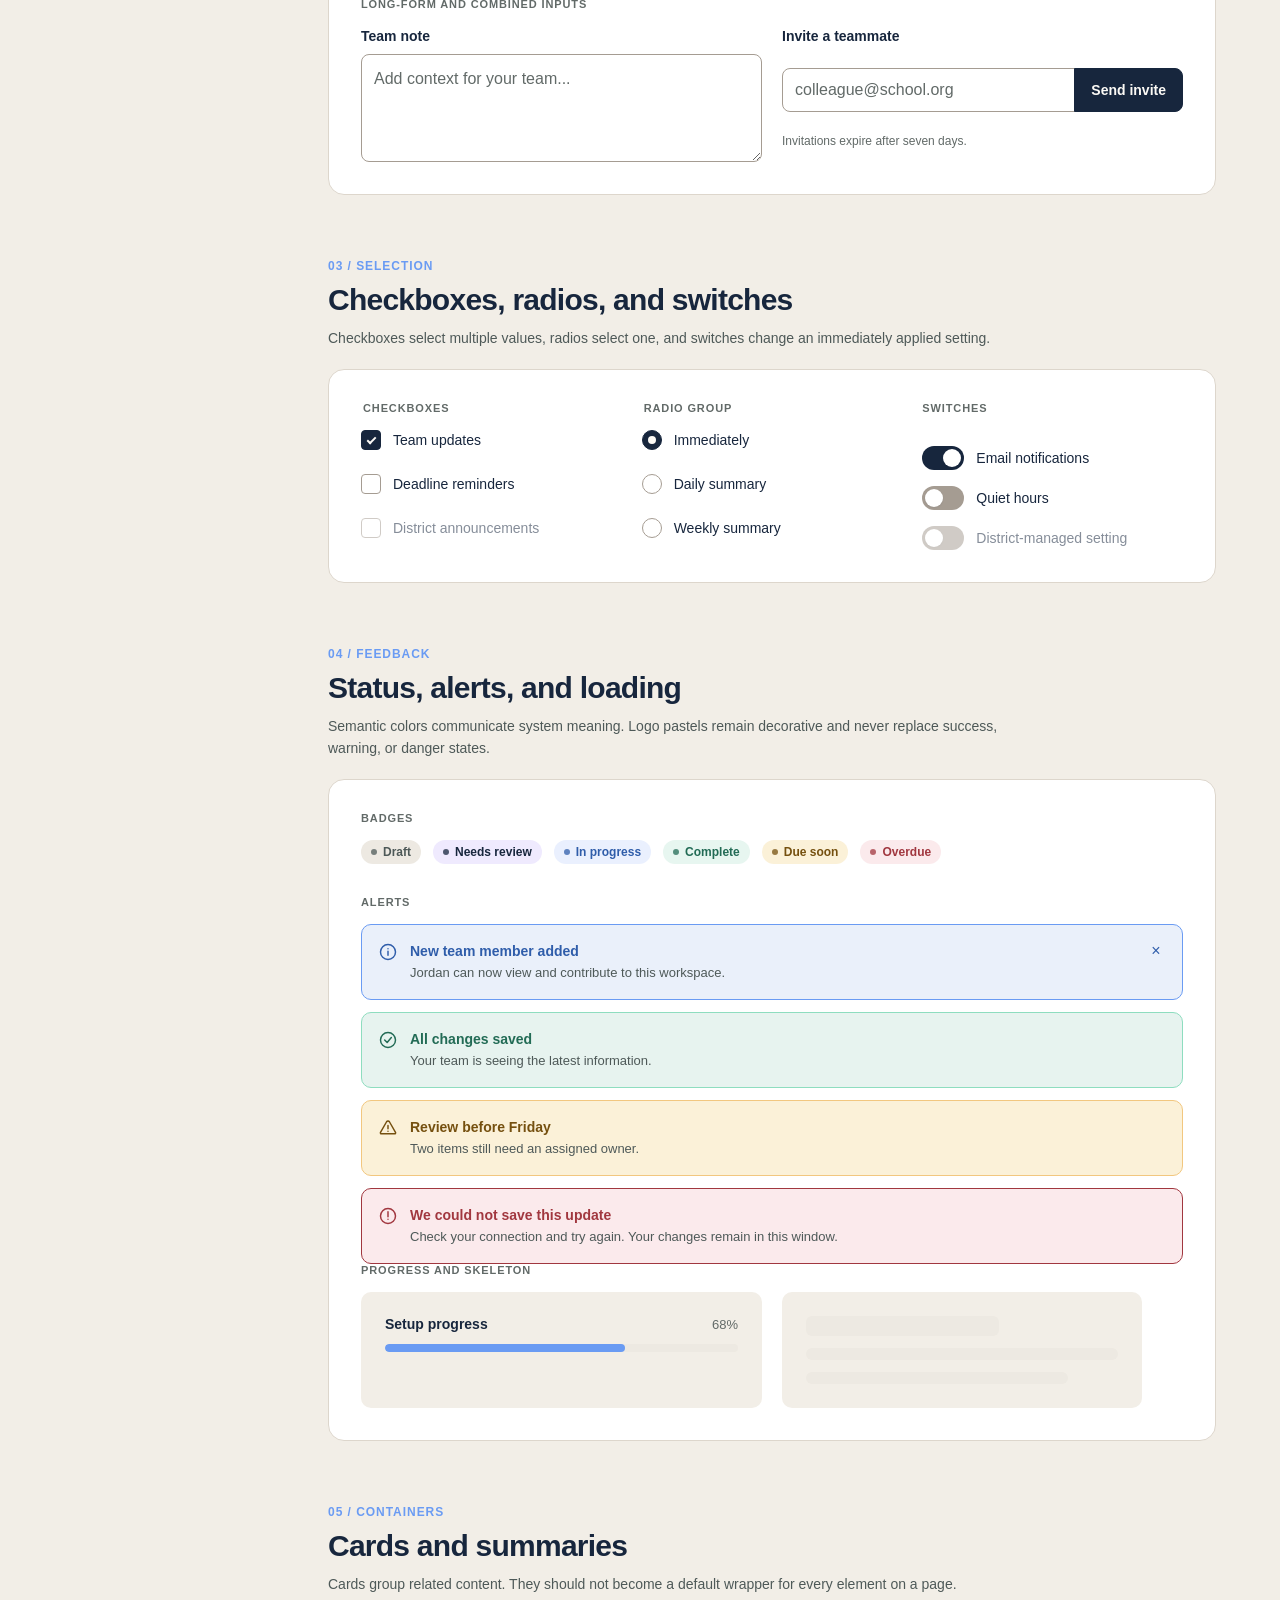
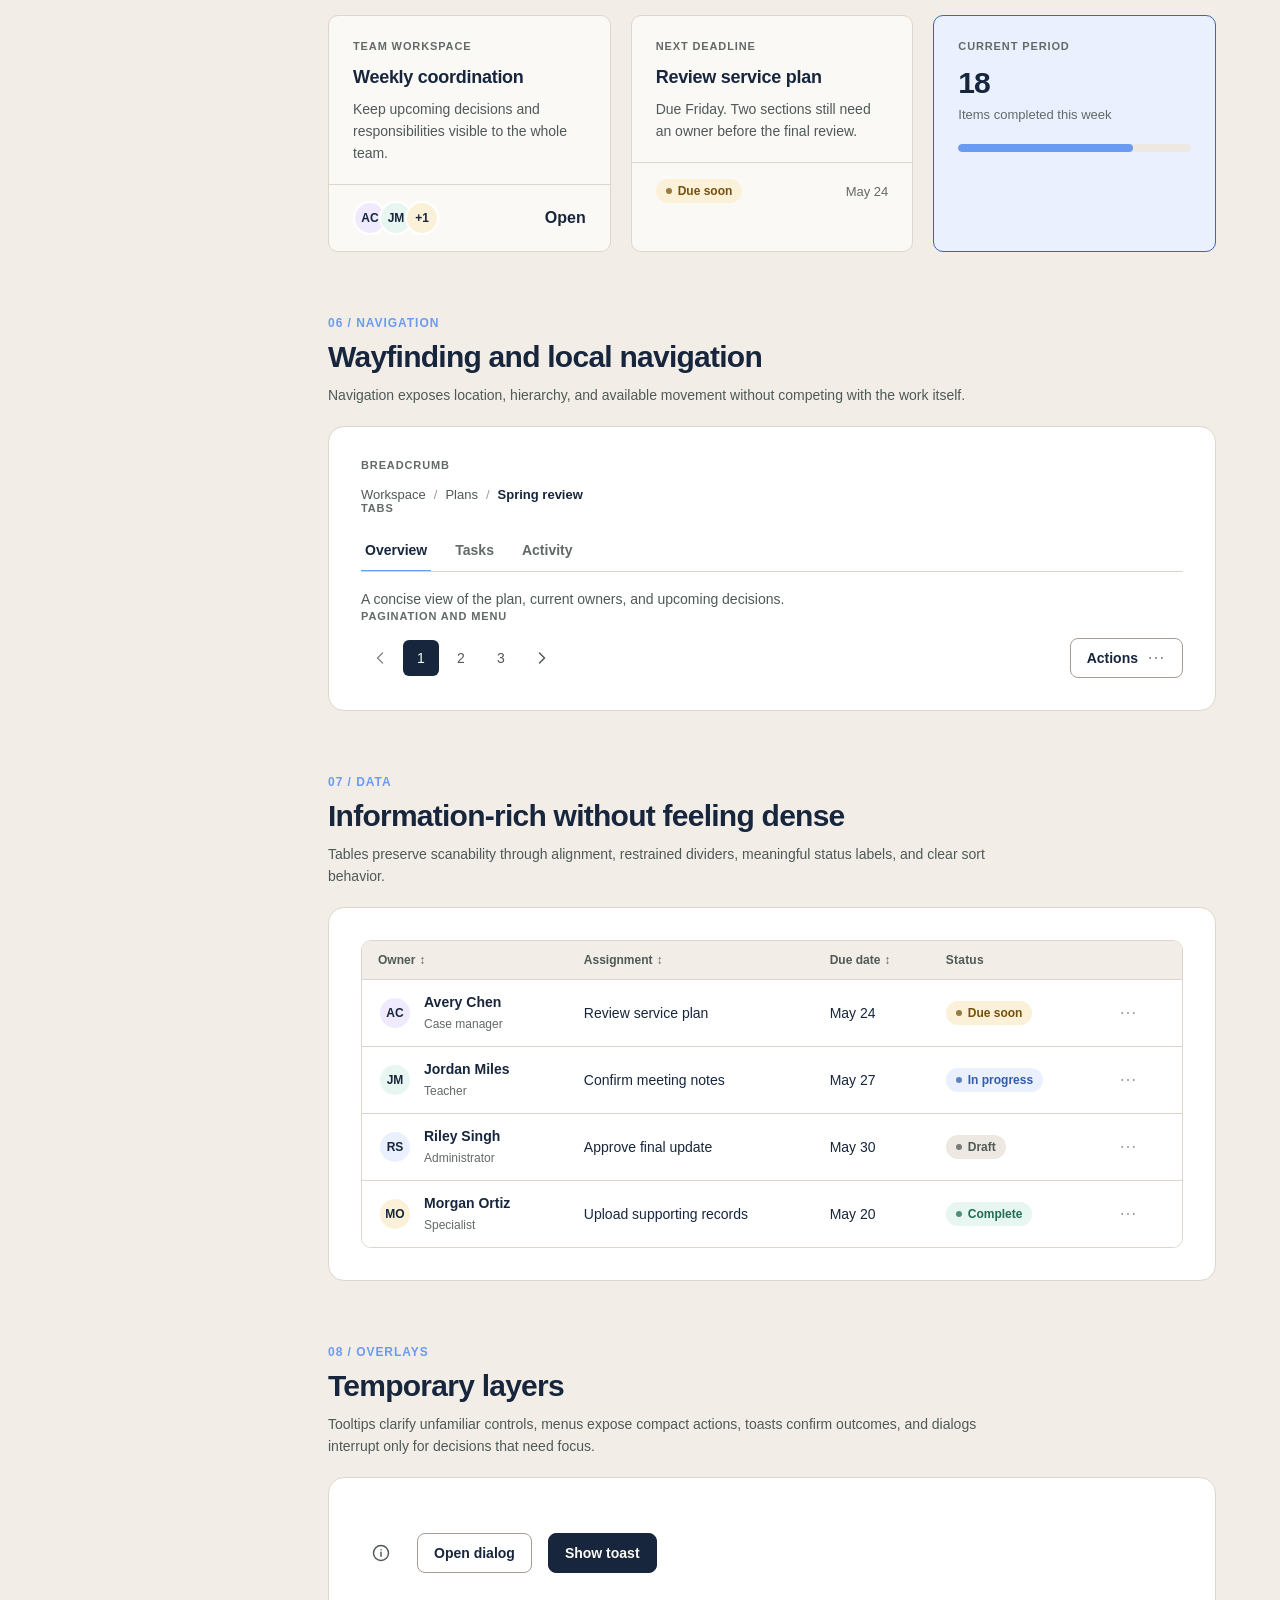
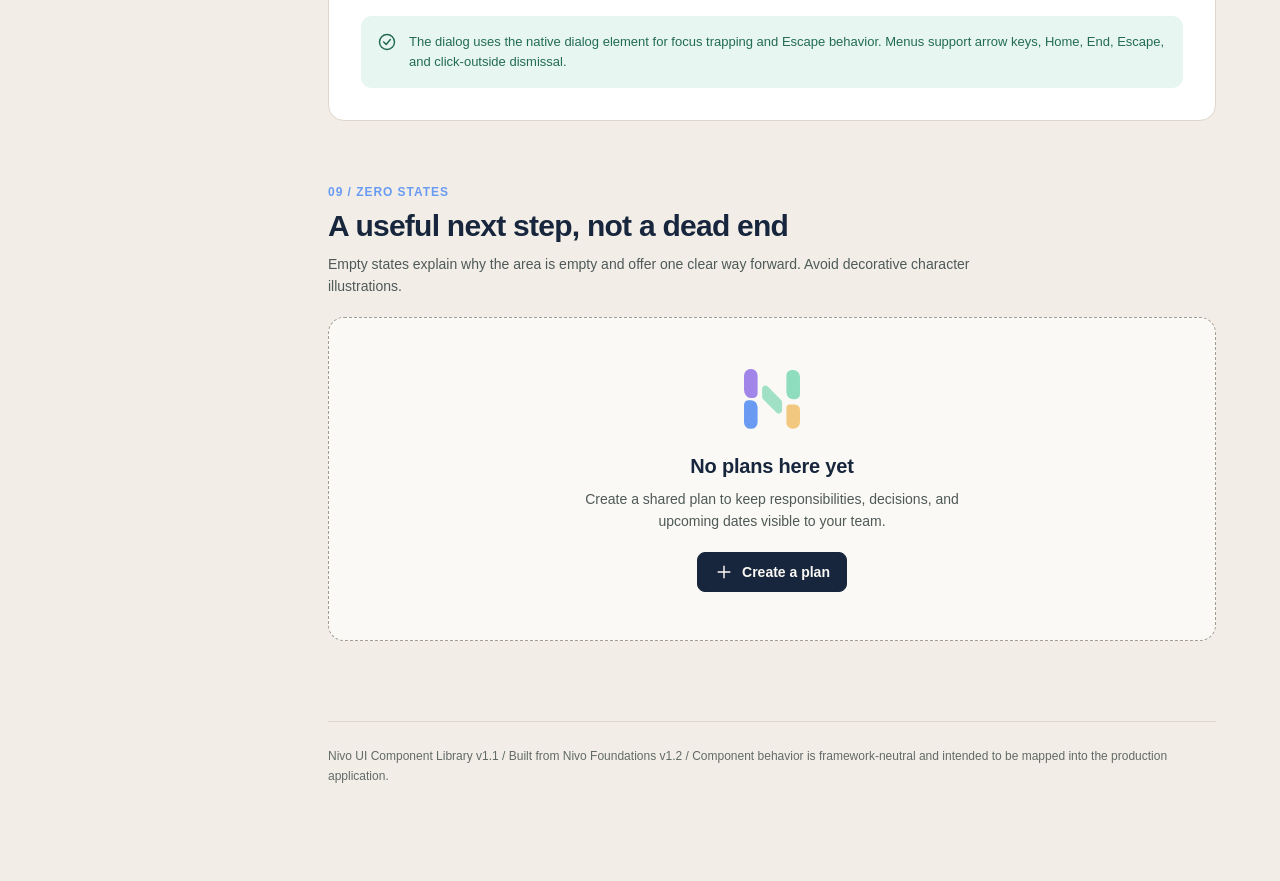
<file: components/index.html>
<!doctype html>
<html lang="en">
<head>
  <meta charset="utf-8">
  <meta name="viewport" content="width=device-width, initial-scale=1">
  <meta name="description" content="Interactive Nivo UI component library built from the approved design-system foundations.">
  <title>Nivo UI Component Library v1.1</title>
  <link rel="icon" href="../brand/icons/nivo-favicon.svg" type="image/svg+xml">
  <link rel="stylesheet" href="../tokens/tokens.css">
  <link rel="stylesheet" href="nivo-components.css">
  <link rel="stylesheet" href="catalog.css">
</head>
<body>
  <a class="catalog-skip-link" href="#main-content">Skip to component catalog</a>

  <svg aria-hidden="true" width="0" height="0" style="position:absolute">
    <symbol id="icon-plus" viewBox="0 0 24 24"><path d="M12 5v14M5 12h14" fill="none" stroke="currentColor"/></symbol>
    <symbol id="icon-arrow-right" viewBox="0 0 24 24"><path d="m9 18 6-6-6-6" fill="none" stroke="currentColor"/></symbol>
    <symbol id="icon-check" viewBox="0 0 24 24"><path d="m5 12 4 4L19 6" fill="none" stroke="currentColor"/></symbol>
    <symbol id="icon-info" viewBox="0 0 24 24"><circle cx="12" cy="12" r="9" fill="none" stroke="currentColor"/><path d="M12 11v5M12 8h.01" fill="none" stroke="currentColor"/></symbol>
    <symbol id="icon-check-circle" viewBox="0 0 24 24"><circle cx="12" cy="12" r="9" fill="none" stroke="currentColor"/><path d="m8 12 3 3 5-6" fill="none" stroke="currentColor"/></symbol>
    <symbol id="icon-warning" viewBox="0 0 24 24"><path d="M10.3 4.5 3 17.2A1.2 1.2 0 0 0 4 19h16a1.2 1.2 0 0 0 1-1.8L13.7 4.5a2 2 0 0 0-3.4 0Z" fill="none" stroke="currentColor"/><path d="M12 9v4M12 16h.01" fill="none" stroke="currentColor"/></symbol>
    <symbol id="icon-danger" viewBox="0 0 24 24"><circle cx="12" cy="12" r="9" fill="none" stroke="currentColor"/><path d="M12 7v6M12 16h.01" fill="none" stroke="currentColor"/></symbol>
    <symbol id="icon-more" viewBox="0 0 24 24"><circle cx="5" cy="12" r="1" fill="currentColor"/><circle cx="12" cy="12" r="1" fill="currentColor"/><circle cx="19" cy="12" r="1" fill="currentColor"/></symbol>
    <symbol id="icon-left" viewBox="0 0 24 24"><path d="m15 18-6-6 6-6" fill="none" stroke="currentColor"/></symbol>
    <symbol id="icon-right" viewBox="0 0 24 24"><path d="m9 18 6-6-6-6" fill="none" stroke="currentColor"/></symbol>
    <symbol id="icon-download" viewBox="0 0 24 24"><path d="M12 3v12m0 0 4-4m-4 4-4-4M5 19h14" fill="none" stroke="currentColor"/></symbol>
  </svg>

  <div class="catalog-shell">
    <aside class="catalog-sidebar" aria-label="Component library navigation">
      <img class="catalog-logo" src="../brand/logo/nivo-logo-horizontal-color.svg" alt="Nivo">
      <a class="catalog-back" href="../index.html"><span aria-hidden="true">←</span> System home</a>
      <div class="catalog-version">UI library v1.1</div>

      <p class="catalog-nav-title">Foundation</p>
      <nav class="catalog-nav" aria-label="Catalog sections">
        <a href="#overview" aria-current="location">Overview</a>
        <a href="#buttons">Buttons and links</a>
        <a href="#forms">Form fields</a>
        <a href="#selection">Selection controls</a>
        <a href="#feedback">Feedback</a>
        <a href="#cards">Cards</a>
        <a href="#navigation">Navigation</a>
        <a href="#data">Data display</a>
        <a href="#overlays">Overlays</a>
        <a href="#empty-states">Empty states</a>
      </nav>

      <div class="catalog-sidebar-footer">
        Built entirely from Nivo foundation tokens. No component introduces an independent brand color, radius, spacing scale, or shadow.
      </div>
    </aside>

    <main class="catalog-main" id="main-content">
      <header class="catalog-hero" id="overview">
        <div>
          <p class="catalog-eyebrow">Nivo design system / Component layer</p>
          <h1 class="catalog-title">Calm components for complex work.</h1>
          <p class="catalog-lede">A production-minded, accessible UI library built directly from Nivo Foundations v1.2. Every pattern is semantic, keyboard usable, responsive, and ready to map into the product's eventual framework.</p>
        </div>
        <img class="catalog-hero-mark" src="../brand/logo/nivo-mark-color.svg" alt="">
      </header>

      <div class="catalog-summary" aria-label="Library summary">
        <div class="catalog-summary-card"><strong class="catalog-summary-value">24</strong><span class="catalog-summary-label">Core component patterns</span></div>
        <div class="catalog-summary-card"><strong class="catalog-summary-value">7</strong><span class="catalog-summary-label">Required interaction states</span></div>
        <div class="catalog-summary-card"><strong class="catalog-summary-value">100%</strong><span class="catalog-summary-label">Foundation-token driven</span></div>
      </div>

      <section class="catalog-section" id="buttons" aria-labelledby="buttons-title">
        <div class="catalog-section-header">
          <div>
            <p class="catalog-section-number">01 / ACTIONS</p>
            <h2 class="catalog-section-title" id="buttons-title">Buttons and links</h2>
            <p class="catalog-section-description">Use one primary action per decision area. Secondary and ghost actions reduce emphasis without reducing clarity.</p>
          </div>
          <a class="nivo-link catalog-spec-link" href="COMPONENTS.md#buttons">Read specification <svg aria-hidden="true"><use href="#icon-arrow-right"/></svg></a>
        </div>

        <div class="catalog-panel">
          <p class="catalog-demo-label">Hierarchy</p>
          <div class="catalog-row">
            <button class="nivo-button" type="button">Primary action</button>
            <button class="nivo-button nivo-button--secondary" type="button">Secondary</button>
            <button class="nivo-button nivo-button--ghost" type="button">Ghost action</button>
            <button class="nivo-button nivo-button--danger" type="button">Delete item</button>
            <a class="nivo-link" href="#buttons">Inline link <svg aria-hidden="true"><use href="#icon-arrow-right"/></svg></a>
          </div>

          <p class="catalog-demo-label">Sizes and icons</p>
          <div class="catalog-row">
            <button class="nivo-button nivo-button--sm" type="button">Small</button>
            <button class="nivo-button" type="button"><svg aria-hidden="true"><use href="#icon-plus"/></svg>Create plan</button>
            <button class="nivo-button nivo-button--lg" type="button">Large action</button>
            <button class="nivo-button nivo-button--secondary nivo-button--icon" type="button" aria-label="Download"><svg aria-hidden="true"><use href="#icon-download"/></svg></button>
          </div>

          <p class="catalog-demo-label">States</p>
          <div class="catalog-row">
            <button class="nivo-button" id="nivo-loading-demo" type="button">Run loading state</button>
            <button class="nivo-button" type="button" disabled>Disabled</button>
            <button class="nivo-button nivo-button--secondary" type="button" aria-disabled="true">Unavailable</button>
          </div>
          <div class="catalog-note">
            <svg aria-hidden="true"><use href="#icon-info"/></svg>
            <span>Focus rings appear only for keyboard focus. Loading actions retain their accessible name and expose <span class="catalog-code">aria-busy</span>.</span>
          </div>
        </div>
      </section>

      <section class="catalog-section" id="forms" aria-labelledby="forms-title">
        <div class="catalog-section-header">
          <div>
            <p class="catalog-section-number">02 / INPUT</p>
            <h2 class="catalog-section-title" id="forms-title">Form fields</h2>
            <p class="catalog-section-description">Labels remain visible. Help and error messages explain what users can do next rather than merely announcing failure.</p>
          </div>
          <a class="nivo-link catalog-spec-link" href="COMPONENTS.md#form-fields">Read specification <svg aria-hidden="true"><use href="#icon-arrow-right"/></svg></a>
        </div>

        <div class="catalog-panel">
          <div class="catalog-grid">
            <div class="catalog-stack catalog-form-sample">
              <div class="nivo-field">
                <label class="nivo-field__label" for="demo-email">Work email<span class="nivo-field__required" aria-hidden="true">*</span></label>
                <input class="nivo-input" id="demo-email" type="email" placeholder="name@school.org" aria-describedby="demo-email-help" required>
                <p class="nivo-field__help" id="demo-email-help">Use the address connected to your school account.</p>
              </div>
              <div class="nivo-field">
                <label class="nivo-field__label" for="demo-role">Role</label>
                <select class="nivo-select" id="demo-role">
                  <option>Special education teacher</option>
                  <option>Case manager</option>
                  <option>School administrator</option>
                </select>
              </div>
            </div>

            <div class="catalog-stack catalog-form-sample">
              <div class="nivo-field">
                <label class="nivo-field__label" for="demo-invalid">School ID</label>
                <input class="nivo-input" id="demo-invalid" value="12A" aria-invalid="true" aria-describedby="demo-invalid-error">
                <p class="nivo-field__error" id="demo-invalid-error">Enter the six-digit ID provided by your district.</p>
              </div>
              <div class="nivo-field">
                <label class="nivo-field__label" for="demo-disabled">District</label>
                <input class="nivo-input" id="demo-disabled" value="North Valley Unified" disabled>
                <p class="nivo-field__help">This value is managed by your administrator.</p>
              </div>
            </div>
          </div>

          <p class="catalog-demo-label">Long-form and combined inputs</p>
          <div class="catalog-grid">
            <div class="nivo-field">
              <label class="nivo-field__label" for="demo-notes">Team note</label>
              <textarea class="nivo-textarea" id="demo-notes" placeholder="Add context for your team..."></textarea>
            </div>
            <div class="nivo-field">
              <label class="nivo-field__label" for="demo-invite">Invite a teammate</label>
              <div class="nivo-input-group">
                <input class="nivo-input" id="demo-invite" type="email" placeholder="colleague@school.org">
                <button class="nivo-button" type="button">Send invite</button>
              </div>
              <p class="nivo-field__help">Invitations expire after seven days.</p>
            </div>
          </div>
        </div>
      </section>

      <section class="catalog-section" id="selection" aria-labelledby="selection-title">
        <div class="catalog-section-header">
          <div>
            <p class="catalog-section-number">03 / SELECTION</p>
            <h2 class="catalog-section-title" id="selection-title">Checkboxes, radios, and switches</h2>
            <p class="catalog-section-description">Checkboxes select multiple values, radios select one, and switches change an immediately applied setting.</p>
          </div>
        </div>

        <div class="catalog-panel">
          <div class="catalog-grid catalog-grid--three">
            <fieldset class="catalog-stack" style="border:0;padding:0;margin:0">
              <legend class="catalog-demo-label">Checkboxes</legend>
              <div class="nivo-choice-list">
                <label class="nivo-check"><input type="checkbox" checked><span class="nivo-check__control" aria-hidden="true"></span><span>Team updates</span></label>
                <label class="nivo-check"><input type="checkbox"><span class="nivo-check__control" aria-hidden="true"></span><span>Deadline reminders</span></label>
                <label class="nivo-check"><input type="checkbox" disabled><span class="nivo-check__control" aria-hidden="true"></span><span>District announcements</span></label>
              </div>
            </fieldset>
            <fieldset class="catalog-stack" style="border:0;padding:0;margin:0">
              <legend class="catalog-demo-label">Radio group</legend>
              <div class="nivo-choice-list">
                <label class="nivo-radio"><input type="radio" name="demo-frequency" checked><span class="nivo-radio__control" aria-hidden="true"></span><span>Immediately</span></label>
                <label class="nivo-radio"><input type="radio" name="demo-frequency"><span class="nivo-radio__control" aria-hidden="true"></span><span>Daily summary</span></label>
                <label class="nivo-radio"><input type="radio" name="demo-frequency"><span class="nivo-radio__control" aria-hidden="true"></span><span>Weekly summary</span></label>
              </div>
            </fieldset>
            <div class="catalog-stack">
              <p class="catalog-demo-label">Switches</p>
              <label class="nivo-switch"><input type="checkbox" checked><span class="nivo-switch__control" aria-hidden="true"></span><span>Email notifications</span></label>
              <label class="nivo-switch"><input type="checkbox"><span class="nivo-switch__control" aria-hidden="true"></span><span>Quiet hours</span></label>
              <label class="nivo-switch"><input type="checkbox" disabled><span class="nivo-switch__control" aria-hidden="true"></span><span>District-managed setting</span></label>
            </div>
          </div>
        </div>
      </section>

      <section class="catalog-section" id="feedback" aria-labelledby="feedback-title">
        <div class="catalog-section-header">
          <div>
            <p class="catalog-section-number">04 / FEEDBACK</p>
            <h2 class="catalog-section-title" id="feedback-title">Status, alerts, and loading</h2>
            <p class="catalog-section-description">Semantic colors communicate system meaning. Logo pastels remain decorative and never replace success, warning, or danger states.</p>
          </div>
        </div>

        <div class="catalog-panel">
          <p class="catalog-demo-label">Badges</p>
          <div class="catalog-row">
            <span class="nivo-badge">Draft</span>
            <span class="nivo-badge nivo-badge--lavender">Needs review</span>
            <span class="nivo-badge nivo-badge--blue">In progress</span>
            <span class="nivo-badge nivo-badge--mint">Complete</span>
            <span class="nivo-badge nivo-badge--yellow">Due soon</span>
            <span class="nivo-badge nivo-badge--danger">Overdue</span>
          </div>

          <p class="catalog-demo-label">Alerts</p>
          <div class="catalog-alerts">
            <div class="nivo-alert" data-dismissible-alert>
              <svg class="nivo-alert__icon" aria-hidden="true"><use href="#icon-info"/></svg>
              <div class="nivo-alert__content"><p class="nivo-alert__title">New team member added</p><p class="nivo-alert__message">Jordan can now view and contribute to this workspace.</p></div>
              <button class="nivo-alert-dismiss" type="button" aria-label="Dismiss information alert">×</button>
            </div>
            <div class="nivo-alert nivo-alert--success"><svg class="nivo-alert__icon" aria-hidden="true"><use href="#icon-check-circle"/></svg><div class="nivo-alert__content"><p class="nivo-alert__title">All changes saved</p><p class="nivo-alert__message">Your team is seeing the latest information.</p></div></div>
            <div class="nivo-alert nivo-alert--warning"><svg class="nivo-alert__icon" aria-hidden="true"><use href="#icon-warning"/></svg><div class="nivo-alert__content"><p class="nivo-alert__title">Review before Friday</p><p class="nivo-alert__message">Two items still need an assigned owner.</p></div></div>
            <div class="nivo-alert nivo-alert--danger"><svg class="nivo-alert__icon" aria-hidden="true"><use href="#icon-danger"/></svg><div class="nivo-alert__content"><p class="nivo-alert__title">We could not save this update</p><p class="nivo-alert__message">Check your connection and try again. Your changes remain in this window.</p></div></div>
          </div>

          <p class="catalog-demo-label">Progress and skeleton</p>
          <div class="catalog-grid">
            <div class="catalog-demo-surface">
              <div class="catalog-row" style="justify-content:space-between;margin-bottom:12px"><strong style="font-size:14px">Setup progress</strong><span style="font-size:13px;color:var(--nivo-text-muted)">68%</span></div>
              <div class="nivo-progress" role="progressbar" aria-label="Setup progress" aria-valuemin="0" aria-valuemax="100" aria-valuenow="68"><div class="nivo-progress__bar" style="width:68%"></div></div>
            </div>
            <div class="catalog-demo-surface catalog-loading-card" aria-label="Loading content" aria-busy="true">
              <span class="nivo-skeleton"></span><span class="nivo-skeleton"></span><span class="nivo-skeleton"></span>
            </div>
          </div>
        </div>
      </section>

      <section class="catalog-section" id="cards" aria-labelledby="cards-title">
        <div class="catalog-section-header">
          <div>
            <p class="catalog-section-number">05 / CONTAINERS</p>
            <h2 class="catalog-section-title" id="cards-title">Cards and summaries</h2>
            <p class="catalog-section-description">Cards group related content. They should not become a default wrapper for every element on a page.</p>
          </div>
        </div>

        <div class="catalog-grid catalog-grid--three">
          <article class="nivo-card">
            <p class="nivo-card__eyebrow">Team workspace</p>
            <h3 class="nivo-card__title">Weekly coordination</h3>
            <p class="nivo-card__body">Keep upcoming decisions and responsibilities visible to the whole team.</p>
            <div class="nivo-card__footer"><div class="nivo-avatar-group" aria-label="Three team members"><span class="nivo-avatar">AC</span><span class="nivo-avatar" style="background:var(--nivo-brand-mint-soft)">JM</span><span class="nivo-avatar" style="background:var(--nivo-brand-yellow-soft)">+1</span></div><a class="nivo-link" href="#cards">Open</a></div>
          </article>
          <a class="nivo-card nivo-card--interactive catalog-card-link" href="#cards">
            <p class="nivo-card__eyebrow">Next deadline</p>
            <h3 class="nivo-card__title">Review service plan</h3>
            <p class="nivo-card__body">Due Friday. Two sections still need an owner before the final review.</p>
            <div class="nivo-card__footer"><span class="nivo-badge nivo-badge--yellow">Due soon</span><span style="font-size:13px;color:var(--nivo-text-muted)">May 24</span></div>
          </a>
          <article class="nivo-card nivo-card--selected">
            <p class="nivo-card__eyebrow">Current period</p>
            <div class="nivo-stat"><strong class="nivo-stat__value">18</strong><span class="nivo-stat__label">Items completed this week</span></div>
            <div style="margin-top:20px"><div class="nivo-progress" role="progressbar" aria-label="Weekly completion" aria-valuemin="0" aria-valuemax="24" aria-valuenow="18"><div class="nivo-progress__bar" style="width:75%"></div></div></div>
          </article>
        </div>
      </section>

      <section class="catalog-section" id="navigation" aria-labelledby="navigation-title">
        <div class="catalog-section-header">
          <div>
            <p class="catalog-section-number">06 / NAVIGATION</p>
            <h2 class="catalog-section-title" id="navigation-title">Wayfinding and local navigation</h2>
            <p class="catalog-section-description">Navigation exposes location, hierarchy, and available movement without competing with the work itself.</p>
          </div>
        </div>

        <div class="catalog-panel">
          <p class="catalog-demo-label">Breadcrumb</p>
          <nav aria-label="Breadcrumb">
            <ol class="nivo-breadcrumb"><li><a href="#navigation">Workspace</a></li><li class="nivo-breadcrumb__separator" aria-hidden="true">/</li><li><a href="#navigation">Plans</a></li><li class="nivo-breadcrumb__separator" aria-hidden="true">/</li><li aria-current="page">Spring review</li></ol>
          </nav>

          <p class="catalog-demo-label">Tabs</p>
          <div class="nivo-tabs" role="tablist" aria-label="Plan sections">
            <button class="nivo-tab" id="tab-overview" role="tab" aria-selected="true" aria-controls="panel-overview">Overview</button>
            <button class="nivo-tab" id="tab-tasks" role="tab" aria-selected="false" aria-controls="panel-tasks" tabindex="-1">Tasks</button>
            <button class="nivo-tab" id="tab-activity" role="tab" aria-selected="false" aria-controls="panel-activity" tabindex="-1">Activity</button>
          </div>
          <div class="nivo-tab-panel" id="panel-overview" role="tabpanel" aria-labelledby="tab-overview"><p class="catalog-tab-content">A concise view of the plan, current owners, and upcoming decisions.</p></div>
          <div class="nivo-tab-panel" id="panel-tasks" role="tabpanel" aria-labelledby="tab-tasks" hidden><p class="catalog-tab-content">Assigned work remains available without crowding the overview.</p></div>
          <div class="nivo-tab-panel" id="panel-activity" role="tabpanel" aria-labelledby="tab-activity" hidden><p class="catalog-tab-content">Recent changes appear in a readable chronological stream.</p></div>

          <p class="catalog-demo-label">Pagination and menu</p>
          <div class="catalog-row" style="justify-content:space-between">
            <nav class="nivo-pagination" aria-label="Results pages">
              <button class="nivo-page-button" type="button" aria-label="Previous page" disabled><svg width="18" height="18" aria-hidden="true"><use href="#icon-left"/></svg></button>
              <button class="nivo-page-button" type="button" data-page="1" aria-current="page">1</button>
              <button class="nivo-page-button" type="button" data-page="2">2</button>
              <button class="nivo-page-button" type="button" data-page="3">3</button>
              <button class="nivo-page-button" type="button" aria-label="Next page"><svg width="18" height="18" aria-hidden="true"><use href="#icon-right"/></svg></button>
            </nav>
            <div class="nivo-dropdown" data-dropdown>
              <button class="nivo-button nivo-button--secondary" type="button" data-dropdown-trigger aria-haspopup="menu" aria-expanded="false">Actions <svg aria-hidden="true"><use href="#icon-more"/></svg></button>
              <div class="nivo-menu" role="menu" hidden>
                <button class="nivo-menu-item" type="button" role="menuitem">Duplicate plan</button>
                <button class="nivo-menu-item" type="button" role="menuitem">Export summary</button>
                <div class="nivo-menu-separator" role="separator"></div>
                <button class="nivo-menu-item nivo-menu-item--danger" type="button" role="menuitem">Archive plan</button>
              </div>
            </div>
          </div>
        </div>
      </section>

      <section class="catalog-section" id="data" aria-labelledby="data-title">
        <div class="catalog-section-header">
          <div>
            <p class="catalog-section-number">07 / DATA</p>
            <h2 class="catalog-section-title" id="data-title">Information-rich without feeling dense</h2>
            <p class="catalog-section-description">Tables preserve scanability through alignment, restrained dividers, meaningful status labels, and clear sort behavior.</p>
          </div>
        </div>

        <div class="catalog-panel">
          <div class="nivo-table-wrap">
            <table class="nivo-table">
              <caption class="catalog-visually-hidden">Team assignments and due dates</caption>
              <thead><tr><th scope="col" aria-sort="none"><button class="nivo-sort-button" type="button">Owner</button></th><th scope="col" aria-sort="none"><button class="nivo-sort-button" type="button">Assignment</button></th><th scope="col" aria-sort="none"><button class="nivo-sort-button" type="button">Due date</button></th><th scope="col">Status</th><th scope="col"><span class="catalog-visually-hidden">Actions</span></th></tr></thead>
              <tbody>
                <tr><td><div class="catalog-table-person"><span class="nivo-avatar">AC</span><span><span class="catalog-person-name">Avery Chen</span><span class="catalog-person-meta">Case manager</span></span></div></td><td>Review service plan</td><td data-sort-value="2026-05-24">May 24</td><td><span class="nivo-badge nivo-badge--yellow">Due soon</span></td><td><button class="nivo-icon-button" type="button" aria-label="Actions for Avery Chen"><svg aria-hidden="true"><use href="#icon-more"/></svg></button></td></tr>
                <tr><td><div class="catalog-table-person"><span class="nivo-avatar" style="background:var(--nivo-brand-mint-soft)">JM</span><span><span class="catalog-person-name">Jordan Miles</span><span class="catalog-person-meta">Teacher</span></span></div></td><td>Confirm meeting notes</td><td data-sort-value="2026-05-27">May 27</td><td><span class="nivo-badge nivo-badge--blue">In progress</span></td><td><button class="nivo-icon-button" type="button" aria-label="Actions for Jordan Miles"><svg aria-hidden="true"><use href="#icon-more"/></svg></button></td></tr>
                <tr><td><div class="catalog-table-person"><span class="nivo-avatar" style="background:var(--nivo-brand-blue-soft)">RS</span><span><span class="catalog-person-name">Riley Singh</span><span class="catalog-person-meta">Administrator</span></span></div></td><td>Approve final update</td><td data-sort-value="2026-05-30">May 30</td><td><span class="nivo-badge">Draft</span></td><td><button class="nivo-icon-button" type="button" aria-label="Actions for Riley Singh"><svg aria-hidden="true"><use href="#icon-more"/></svg></button></td></tr>
                <tr><td><div class="catalog-table-person"><span class="nivo-avatar" style="background:var(--nivo-brand-yellow-soft)">MO</span><span><span class="catalog-person-name">Morgan Ortiz</span><span class="catalog-person-meta">Specialist</span></span></div></td><td>Upload supporting records</td><td data-sort-value="2026-05-20">May 20</td><td><span class="nivo-badge nivo-badge--mint">Complete</span></td><td><button class="nivo-icon-button" type="button" aria-label="Actions for Morgan Ortiz"><svg aria-hidden="true"><use href="#icon-more"/></svg></button></td></tr>
              </tbody>
            </table>
          </div>
        </div>
      </section>

      <section class="catalog-section" id="overlays" aria-labelledby="overlays-title">
        <div class="catalog-section-header">
          <div>
            <p class="catalog-section-number">08 / OVERLAYS</p>
            <h2 class="catalog-section-title" id="overlays-title">Temporary layers</h2>
            <p class="catalog-section-description">Tooltips clarify unfamiliar controls, menus expose compact actions, toasts confirm outcomes, and dialogs interrupt only for decisions that need focus.</p>
          </div>
        </div>

        <div class="catalog-panel">
          <div class="catalog-overlay-demo">
            <button class="nivo-icon-button nivo-tooltip-trigger" type="button" data-tooltip="More information" aria-label="More information"><svg aria-hidden="true"><use href="#icon-info"/></svg></button>
            <button class="nivo-button nivo-button--secondary" type="button" data-open-dialog="nivo-demo-dialog">Open dialog</button>
            <button class="nivo-button" type="button" data-show-toast>Show toast</button>
          </div>
          <div class="catalog-note">
            <svg aria-hidden="true"><use href="#icon-check-circle"/></svg>
            <span>The dialog uses the native dialog element for focus trapping and Escape behavior. Menus support arrow keys, Home, End, Escape, and click-outside dismissal.</span>
          </div>
        </div>
      </section>

      <section class="catalog-section" id="empty-states" aria-labelledby="empty-title">
        <div class="catalog-section-header">
          <div>
            <p class="catalog-section-number">09 / ZERO STATES</p>
            <h2 class="catalog-section-title" id="empty-title">A useful next step, not a dead end</h2>
            <p class="catalog-section-description">Empty states explain why the area is empty and offer one clear way forward. Avoid decorative character illustrations.</p>
          </div>
        </div>

        <div class="nivo-empty-state">
          <img class="nivo-empty-state__mark" src="../brand/logo/nivo-mark-color.svg" alt="">
          <h3 class="nivo-empty-state__title">No plans here yet</h3>
          <p class="nivo-empty-state__body">Create a shared plan to keep responsibilities, decisions, and upcoming dates visible to your team.</p>
          <button class="nivo-button" type="button"><svg aria-hidden="true"><use href="#icon-plus"/></svg>Create a plan</button>
        </div>
      </section>

      <footer class="catalog-footer">
        Nivo UI Component Library v1.1 / Built from Nivo Foundations v1.2 / Component behavior is framework-neutral and intended to be mapped into the production application.
      </footer>
    </main>
  </div>

  <dialog class="nivo-dialog" id="nivo-demo-dialog" aria-labelledby="demo-dialog-title">
    <div class="nivo-dialog__header">
      <h2 class="nivo-dialog__title" id="demo-dialog-title">Confirm team access</h2>
      <button class="nivo-dialog-close" type="button" data-close-dialog aria-label="Close dialog">×</button>
    </div>
    <div class="nivo-dialog__body"><p>Jordan will be able to view this workspace, contribute updates, and receive team notifications.</p></div>
    <div class="nivo-dialog__footer"><button class="nivo-button nivo-button--ghost" type="button" data-close-dialog>Cancel</button><button class="nivo-button" type="button" value="confirm" data-close-dialog>Confirm access</button></div>
  </dialog>

  <div class="nivo-toast-region" aria-live="polite" aria-atomic="true"></div>
  <script src="nivo-components.js" defer></script>
</body>
</html>
</file>
<file: tokens/tokens.css>
:root {
  --nivo-brand-navy: #17263d;
  --nivo-brand-lavender: #a285e8;
  --nivo-brand-lavender-soft: #efeafe;
  --nivo-brand-blue: #6a9bf3;
  --nivo-brand-blue-soft: #eaf0fe;
  --nivo-brand-mint-diagonal: #a0e1c6;
  --nivo-brand-mint-right: #8eddbf;
  --nivo-brand-mint-soft: #e7f6f0;
  --nivo-brand-yellow: #f2c77f;
  --nivo-brand-yellow-soft: #fbf1d8;

  --nivo-background-canvas: #f2eee7;
  --nivo-background-canvas-strong: #ede9e2;
  --nivo-surface-base: #fbf9f5;
  --nivo-surface-elevated: #ffffff;
  --nivo-surface-disabled: #e9e4dd;

  --nivo-text-primary: #17263d;
  --nivo-text-secondary: #4e5958;
  --nivo-text-muted: #626a68;
  --nivo-text-inverse: #fbf9f5;
  --nivo-text-disabled: #858b88;

  --nivo-border-subtle: #ddd6cc;
  --nivo-border-strong: #a59c92;
  --nivo-overlay-backdrop: rgba(13, 24, 40, 0.48);

  --nivo-interactive-primary: #17263d;
  --nivo-interactive-primary-hover: #223753;
  --nivo-interactive-primary-pressed: #0d1828;
  --nivo-focus-ring: #3a65ba;

  --nivo-success: #226b55;
  --nivo-success-background: #e7f3ef;
  --nivo-warning: #75500f;
  --nivo-warning-background: #fbf1d8;
  --nivo-danger: #a1373f;
  --nivo-danger-background: #fbeaec;
  --nivo-info: #2f5daa;
  --nivo-info-background: #eaf0fa;

  --nivo-font-sans: Inter, "Avenir Next", Avenir, Helvetica, Arial, sans-serif;
  --nivo-weight-regular: 400;
  --nivo-weight-medium: 500;
  --nivo-weight-semibold: 600;

  --nivo-space-0: 0;
  --nivo-space-1: 4px;
  --nivo-space-2: 8px;
  --nivo-space-3: 12px;
  --nivo-space-4: 16px;
  --nivo-space-5: 20px;
  --nivo-space-6: 24px;
  --nivo-space-8: 32px;
  --nivo-space-10: 40px;
  --nivo-space-12: 48px;
  --nivo-space-16: 64px;
  --nivo-space-20: 80px;
  --nivo-space-24: 96px;
  --nivo-space-32: 128px;

  --nivo-radius-xs: 4px;
  --nivo-radius-sm: 6px;
  --nivo-radius-md: 8px;
  --nivo-radius-lg: 10px;
  --nivo-radius-xl: 16px;
  --nivo-radius-2xl: 24px;
  --nivo-radius-pill: 999px;

  --nivo-shadow-sm: 0 1px 2px rgba(23, 38, 61, 0.08);
  --nivo-shadow-md: 0 8px 24px rgba(23, 38, 61, 0.1);
  --nivo-shadow-lg: 0 18px 48px rgba(23, 38, 61, 0.12);

  --nivo-duration-fast: 120ms;
  --nivo-duration-standard: 180ms;
  --nivo-duration-deliberate: 280ms;
  --nivo-easing-standard: cubic-bezier(0.2, 0, 0, 1);
  --nivo-easing-entrance: cubic-bezier(0.16, 1, 0.3, 1);
}
</file>
<file: components/nivo-components.css>
/* Nivo UI Components v1
   Requires ../tokens/tokens.css. Component styles contain no independent brand palette. */

*,
*::before,
*::after {
  box-sizing: border-box;
}

.nivo-button,
.nivo-input,
.nivo-select,
.nivo-textarea,
.nivo-checkbox,
.nivo-radio,
.nivo-switch,
.nivo-tabs,
.nivo-menu,
.nivo-dialog {
  font-family: var(--nivo-font-sans);
}

.nivo-button {
  --button-height: 40px;
  appearance: none;
  align-items: center;
  background: var(--nivo-interactive-primary);
  border: 1px solid var(--nivo-interactive-primary);
  border-radius: var(--nivo-radius-md);
  color: var(--nivo-text-inverse);
  cursor: pointer;
  display: inline-flex;
  font-size: 14px;
  font-weight: var(--nivo-weight-semibold);
  gap: var(--nivo-space-2);
  height: var(--button-height);
  justify-content: center;
  line-height: 20px;
  padding: 0 var(--nivo-space-4);
  text-decoration: none;
  transition: background var(--nivo-duration-fast) var(--nivo-easing-standard),
    border-color var(--nivo-duration-fast) var(--nivo-easing-standard),
    box-shadow var(--nivo-duration-fast) var(--nivo-easing-standard),
    transform var(--nivo-duration-fast) var(--nivo-easing-standard);
  user-select: none;
  white-space: nowrap;
}

.nivo-button:hover:not(:disabled, [aria-disabled="true"]) {
  background: var(--nivo-interactive-primary-hover);
  border-color: var(--nivo-interactive-primary-hover);
}

.nivo-button:active:not(:disabled, [aria-disabled="true"]) {
  background: var(--nivo-interactive-primary-pressed);
  border-color: var(--nivo-interactive-primary-pressed);
  transform: translateY(1px);
}

.nivo-button:focus-visible,
.nivo-icon-button:focus-visible,
.nivo-page-button:focus-visible,
.nivo-tab:focus-visible,
.nivo-menu-item:focus-visible,
.nivo-link:focus-visible,
.nivo-alert-dismiss:focus-visible,
.nivo-dialog-close:focus-visible {
  outline: 2px solid var(--nivo-focus-ring);
  outline-offset: 2px;
}

.nivo-button:disabled,
.nivo-button[aria-disabled="true"] {
  background: var(--nivo-surface-disabled);
  border-color: var(--nivo-surface-disabled);
  color: var(--nivo-text-disabled);
  cursor: not-allowed;
  transform: none;
}

.nivo-button--secondary {
  background: var(--nivo-surface-elevated);
  border-color: var(--nivo-border-strong);
  color: var(--nivo-text-primary);
}

.nivo-button--secondary:hover:not(:disabled, [aria-disabled="true"]) {
  background: var(--nivo-background-canvas);
  border-color: var(--nivo-text-secondary);
}

.nivo-button--secondary:active:not(:disabled, [aria-disabled="true"]) {
  background: var(--nivo-background-canvas-strong);
  border-color: var(--nivo-text-primary);
}

.nivo-button--ghost {
  background: transparent;
  border-color: transparent;
  color: var(--nivo-text-primary);
}

.nivo-button--ghost:hover:not(:disabled, [aria-disabled="true"]) {
  background: var(--nivo-background-canvas-strong);
  border-color: transparent;
}

.nivo-button--ghost:active:not(:disabled, [aria-disabled="true"]) {
  background: var(--nivo-border-subtle);
  border-color: transparent;
}

.nivo-button--danger {
  background: var(--nivo-danger);
  border-color: var(--nivo-danger);
}

.nivo-button--danger:hover:not(:disabled, [aria-disabled="true"]) {
  filter: brightness(0.9);
}

.nivo-button--sm {
  --button-height: 32px;
  border-radius: var(--nivo-radius-sm);
  font-size: 13px;
  padding-inline: var(--nivo-space-3);
}

.nivo-button--lg {
  --button-height: 48px;
  border-radius: var(--nivo-radius-lg);
  font-size: 16px;
  padding-inline: var(--nivo-space-5);
}

.nivo-button--icon,
.nivo-icon-button {
  padding: 0;
  width: var(--button-height, 40px);
}

.nivo-icon-button {
  align-items: center;
  appearance: none;
  background: transparent;
  border: 1px solid transparent;
  border-radius: var(--nivo-radius-md);
  color: var(--nivo-text-secondary);
  cursor: pointer;
  display: inline-flex;
  height: 40px;
  justify-content: center;
  transition: background var(--nivo-duration-fast) var(--nivo-easing-standard),
    color var(--nivo-duration-fast) var(--nivo-easing-standard);
  width: 40px;
}

.nivo-icon-button:hover {
  background: var(--nivo-background-canvas-strong);
  color: var(--nivo-text-primary);
}

.nivo-button svg,
.nivo-icon-button svg,
.nivo-link svg,
.nivo-page-button svg {
  flex: none;
  height: 20px;
  stroke-linecap: round;
  stroke-linejoin: round;
  stroke-width: 1.75;
  width: 20px;
}

.nivo-button__spinner {
  animation: nivo-spin 0.75s linear infinite;
  border: 2px solid currentColor;
  border-right-color: transparent;
  border-radius: 50%;
  height: 16px;
  opacity: 0.85;
  width: 16px;
}

@keyframes nivo-spin {
  to { transform: rotate(360deg); }
}

.nivo-link {
  align-items: center;
  color: var(--nivo-interactive-primary);
  display: inline-flex;
  font-family: var(--nivo-font-sans);
  font-size: inherit;
  font-weight: var(--nivo-weight-semibold);
  gap: var(--nivo-space-1);
  text-decoration: underline;
  text-decoration-color: transparent;
  text-underline-offset: 3px;
  transition: text-decoration-color var(--nivo-duration-fast) var(--nivo-easing-standard);
}

.nivo-link:hover {
  text-decoration-color: currentColor;
}

.nivo-field {
  display: grid;
  font-family: var(--nivo-font-sans);
  gap: var(--nivo-space-2);
  min-width: 0;
}

.nivo-field__label {
  color: var(--nivo-text-primary);
  font-size: 14px;
  font-weight: var(--nivo-weight-semibold);
  line-height: 20px;
}

.nivo-field__required {
  color: var(--nivo-danger);
  margin-inline-start: 2px;
}

.nivo-field__help,
.nivo-field__error {
  color: var(--nivo-text-muted);
  font-size: 12px;
  line-height: 16px;
  margin: 0;
}

.nivo-field__error {
  color: var(--nivo-danger);
}

.nivo-input,
.nivo-select,
.nivo-textarea {
  appearance: none;
  background-color: var(--nivo-surface-elevated);
  border: 1px solid var(--nivo-border-strong);
  border-radius: var(--nivo-radius-md);
  color: var(--nivo-text-primary);
  font-size: 16px;
  line-height: 24px;
  outline: none;
  transition: border-color var(--nivo-duration-fast) var(--nivo-easing-standard),
    box-shadow var(--nivo-duration-fast) var(--nivo-easing-standard);
  width: 100%;
}

.nivo-input,
.nivo-select {
  height: 44px;
  padding: 0 var(--nivo-space-3);
}

.nivo-textarea {
  min-height: 108px;
  padding: var(--nivo-space-3);
  resize: vertical;
}

.nivo-select {
  background-image:
    linear-gradient(45deg, transparent 50%, var(--nivo-text-primary) 50%),
    linear-gradient(135deg, var(--nivo-text-primary) 50%, transparent 50%);
  background-position:
    calc(100% - 17px) 19px,
    calc(100% - 12px) 19px;
  background-repeat: no-repeat;
  background-size: 5px 5px, 5px 5px;
  padding-right: 42px;
}

.nivo-input::placeholder,
.nivo-textarea::placeholder {
  color: var(--nivo-text-muted);
  opacity: 1;
}

.nivo-input:hover:not(:disabled),
.nivo-select:hover:not(:disabled),
.nivo-textarea:hover:not(:disabled) {
  border-color: var(--nivo-text-secondary);
}

.nivo-input:focus,
.nivo-select:focus,
.nivo-textarea:focus {
  border-color: var(--nivo-focus-ring);
  box-shadow: 0 0 0 2px var(--nivo-brand-blue-soft);
}

.nivo-input[aria-invalid="true"],
.nivo-select[aria-invalid="true"],
.nivo-textarea[aria-invalid="true"] {
  border-color: var(--nivo-danger);
}

.nivo-input[aria-invalid="true"]:focus,
.nivo-select[aria-invalid="true"]:focus,
.nivo-textarea[aria-invalid="true"]:focus {
  box-shadow: 0 0 0 2px var(--nivo-danger-background);
}

.nivo-input:disabled,
.nivo-select:disabled,
.nivo-textarea:disabled {
  background: var(--nivo-surface-disabled);
  border-color: var(--nivo-border-subtle);
  color: var(--nivo-text-disabled);
  cursor: not-allowed;
}

.nivo-input-group {
  align-items: stretch;
  display: flex;
}

.nivo-input-group .nivo-input {
  border-radius: var(--nivo-radius-md) 0 0 var(--nivo-radius-md);
}

.nivo-input-group .nivo-button {
  border-radius: 0 var(--nivo-radius-md) var(--nivo-radius-md) 0;
  height: 44px;
  margin-left: -1px;
}

.nivo-choice-list {
  display: grid;
  gap: var(--nivo-space-3);
}

.nivo-check,
.nivo-radio,
.nivo-switch {
  align-items: flex-start;
  color: var(--nivo-text-primary);
  cursor: pointer;
  display: inline-flex;
  font-size: 14px;
  gap: var(--nivo-space-3);
  line-height: 20px;
  position: relative;
}

.nivo-check input,
.nivo-radio input,
.nivo-switch input {
  height: 1px;
  opacity: 0;
  overflow: hidden;
  position: absolute;
  width: 1px;
}

.nivo-check__control,
.nivo-radio__control {
  align-items: center;
  background: var(--nivo-surface-elevated);
  border: 1px solid var(--nivo-border-strong);
  display: inline-flex;
  flex: none;
  height: 20px;
  justify-content: center;
  margin-top: 0;
  transition: background var(--nivo-duration-fast), border-color var(--nivo-duration-fast), box-shadow var(--nivo-duration-fast);
  width: 20px;
}

.nivo-check__control {
  border-radius: var(--nivo-radius-xs);
}

.nivo-radio__control {
  border-radius: 50%;
}

.nivo-check input:checked + .nivo-check__control,
.nivo-radio input:checked + .nivo-radio__control {
  background: var(--nivo-interactive-primary);
  border-color: var(--nivo-interactive-primary);
}

.nivo-check input:checked + .nivo-check__control::after {
  border: solid var(--nivo-text-inverse);
  border-width: 0 2px 2px 0;
  content: "";
  height: 9px;
  transform: translateY(-1px) rotate(45deg);
  width: 5px;
}

.nivo-radio input:checked + .nivo-radio__control::after {
  background: var(--nivo-text-inverse);
  border-radius: 50%;
  content: "";
  height: 8px;
  width: 8px;
}

.nivo-check input:focus-visible + .nivo-check__control,
.nivo-radio input:focus-visible + .nivo-radio__control,
.nivo-switch input:focus-visible + .nivo-switch__control {
  box-shadow: 0 0 0 2px var(--nivo-brand-blue-soft), 0 0 0 4px var(--nivo-focus-ring);
}

.nivo-check input:disabled ~ *,
.nivo-radio input:disabled ~ *,
.nivo-switch input:disabled ~ * {
  cursor: not-allowed;
  opacity: 0.52;
}

.nivo-switch {
  align-items: center;
}

.nivo-switch__control {
  background: var(--nivo-border-strong);
  border-radius: var(--nivo-radius-pill);
  flex: none;
  height: 24px;
  padding: 3px;
  transition: background var(--nivo-duration-standard) var(--nivo-easing-standard),
    box-shadow var(--nivo-duration-fast) var(--nivo-easing-standard);
  width: 42px;
}

.nivo-switch__control::after {
  background: var(--nivo-surface-elevated);
  border-radius: 50%;
  box-shadow: var(--nivo-shadow-sm);
  content: "";
  display: block;
  height: 18px;
  transform: translateX(0);
  transition: transform var(--nivo-duration-standard) var(--nivo-easing-standard);
  width: 18px;
}

.nivo-switch input:checked + .nivo-switch__control {
  background: var(--nivo-interactive-primary);
}

.nivo-switch input:checked + .nivo-switch__control::after {
  transform: translateX(18px);
}

.nivo-badge {
  align-items: center;
  background: var(--nivo-background-canvas-strong);
  border-radius: var(--nivo-radius-pill);
  color: var(--nivo-text-secondary);
  display: inline-flex;
  font-family: var(--nivo-font-sans);
  font-size: 12px;
  font-weight: var(--nivo-weight-semibold);
  gap: 6px;
  line-height: 18px;
  min-height: 24px;
  padding: 3px 10px;
  white-space: nowrap;
}

.nivo-badge::before {
  background: currentColor;
  border-radius: 50%;
  content: "";
  height: 6px;
  opacity: 0.75;
  width: 6px;
}

.nivo-badge--lavender { background: var(--nivo-brand-lavender-soft); color: var(--nivo-brand-navy); }
.nivo-badge--blue { background: var(--nivo-brand-blue-soft); color: var(--nivo-info); }
.nivo-badge--mint { background: var(--nivo-brand-mint-soft); color: var(--nivo-success); }
.nivo-badge--yellow { background: var(--nivo-brand-yellow-soft); color: var(--nivo-warning); }
.nivo-badge--danger { background: var(--nivo-danger-background); color: var(--nivo-danger); }

.nivo-alert {
  align-items: flex-start;
  background: var(--nivo-info-background);
  border: 1px solid var(--nivo-brand-blue);
  border-radius: var(--nivo-radius-lg);
  color: var(--nivo-info);
  display: flex;
  font-family: var(--nivo-font-sans);
  gap: var(--nivo-space-3);
  padding: var(--nivo-space-4);
}

.nivo-alert--success { background: var(--nivo-success-background); border-color: var(--nivo-brand-mint-right); color: var(--nivo-success); }
.nivo-alert--warning { background: var(--nivo-warning-background); border-color: var(--nivo-brand-yellow); color: var(--nivo-warning); }
.nivo-alert--danger { background: var(--nivo-danger-background); border-color: var(--nivo-danger); color: var(--nivo-danger); }

.nivo-alert__icon {
  flex: none;
  height: 20px;
  margin-top: 1px;
  stroke-linecap: round;
  stroke-linejoin: round;
  stroke-width: 1.75;
  width: 20px;
}

.nivo-alert__content {
  flex: 1;
  min-width: 0;
}

.nivo-alert__title {
  color: currentColor;
  font-size: 14px;
  font-weight: var(--nivo-weight-semibold);
  line-height: 20px;
  margin: 0 0 2px;
}

.nivo-alert__message {
  color: var(--nivo-text-secondary);
  font-size: 13px;
  line-height: 20px;
  margin: 0;
}

.nivo-alert-dismiss,
.nivo-dialog-close {
  align-items: center;
  appearance: none;
  background: transparent;
  border: 0;
  border-radius: var(--nivo-radius-sm);
  color: currentColor;
  cursor: pointer;
  display: inline-flex;
  flex: none;
  height: 28px;
  justify-content: center;
  margin: -4px -4px -4px 0;
  width: 28px;
}

.nivo-progress {
  background: var(--nivo-background-canvas-strong);
  border-radius: var(--nivo-radius-pill);
  height: 8px;
  overflow: hidden;
  width: 100%;
}

.nivo-progress__bar {
  background: var(--nivo-brand-blue);
  border-radius: inherit;
  height: 100%;
}

.nivo-skeleton {
  animation: nivo-pulse 1.6s ease-in-out infinite;
  background: var(--nivo-background-canvas-strong);
  border-radius: var(--nivo-radius-sm);
  display: block;
  min-height: 12px;
}

@keyframes nivo-pulse {
  50% { opacity: 0.52; }
}

.nivo-card {
  background: var(--nivo-surface-base);
  border: 1px solid var(--nivo-border-subtle);
  border-radius: var(--nivo-radius-lg);
  color: var(--nivo-text-primary);
  font-family: var(--nivo-font-sans);
  padding: var(--nivo-space-6);
}

.nivo-card--interactive {
  cursor: pointer;
  transition: border-color var(--nivo-duration-fast) var(--nivo-easing-standard),
    box-shadow var(--nivo-duration-standard) var(--nivo-easing-standard),
    transform var(--nivo-duration-standard) var(--nivo-easing-standard);
}

.nivo-card--interactive:hover {
  border-color: var(--nivo-border-strong);
  box-shadow: var(--nivo-shadow-md);
  transform: translateY(-2px);
}

.nivo-card--interactive:focus-visible {
  border-color: var(--nivo-focus-ring);
  box-shadow: 0 0 0 2px var(--nivo-brand-blue-soft), var(--nivo-shadow-md);
  outline: 2px solid var(--nivo-focus-ring);
  outline-offset: 2px;
}

.nivo-card--selected {
  background: var(--nivo-brand-blue-soft);
  border-color: var(--nivo-focus-ring);
}

.nivo-card__eyebrow {
  color: var(--nivo-text-muted);
  font-size: 11px;
  font-weight: var(--nivo-weight-semibold);
  letter-spacing: 0.08em;
  margin: 0 0 var(--nivo-space-3);
  text-transform: uppercase;
}

.nivo-card__title {
  font-size: 18px;
  font-weight: var(--nivo-weight-semibold);
  letter-spacing: -0.015em;
  line-height: 26px;
  margin: 0;
}

.nivo-card__body {
  color: var(--nivo-text-secondary);
  font-size: 14px;
  line-height: 22px;
  margin: var(--nivo-space-2) 0 0;
}

.nivo-card__footer {
  align-items: center;
  border-top: 1px solid var(--nivo-border-subtle);
  display: flex;
  gap: var(--nivo-space-3);
  justify-content: space-between;
  margin: var(--nivo-space-5) calc(var(--nivo-space-6) * -1) calc(var(--nivo-space-6) * -1);
  padding: var(--nivo-space-4) var(--nivo-space-6);
}

.nivo-stat {
  display: grid;
  gap: var(--nivo-space-1);
}

.nivo-stat__value {
  color: var(--nivo-text-primary);
  font-size: 30px;
  font-weight: var(--nivo-weight-semibold);
  letter-spacing: -0.03em;
  line-height: 38px;
}

.nivo-stat__label {
  color: var(--nivo-text-muted);
  font-size: 13px;
  line-height: 18px;
}

.nivo-breadcrumb {
  align-items: center;
  display: flex;
  flex-wrap: wrap;
  font-family: var(--nivo-font-sans);
  font-size: 13px;
  gap: var(--nivo-space-2);
  list-style: none;
  margin: 0;
  padding: 0;
}

.nivo-breadcrumb a {
  color: var(--nivo-text-secondary);
  text-decoration: none;
}

.nivo-breadcrumb a:hover { color: var(--nivo-text-primary); text-decoration: underline; text-underline-offset: 3px; }
.nivo-breadcrumb [aria-current="page"] { color: var(--nivo-text-primary); font-weight: var(--nivo-weight-semibold); }
.nivo-breadcrumb__separator { color: var(--nivo-border-strong); }

.nivo-tabs {
  border-bottom: 1px solid var(--nivo-border-subtle);
  display: flex;
  gap: var(--nivo-space-5);
  overflow-x: auto;
}

.nivo-tab {
  appearance: none;
  background: transparent;
  border: 0;
  border-bottom: 2px solid transparent;
  color: var(--nivo-text-muted);
  cursor: pointer;
  font: inherit;
  font-size: 14px;
  font-weight: var(--nivo-weight-semibold);
  margin-bottom: -1px;
  padding: var(--nivo-space-3) var(--nivo-space-1);
  white-space: nowrap;
}

.nivo-tab:hover { color: var(--nivo-text-primary); }
.nivo-tab[aria-selected="true"] { border-bottom-color: var(--nivo-brand-blue); color: var(--nivo-text-primary); }
.nivo-tab-panel { padding-top: var(--nivo-space-4); }
.nivo-tab-panel[hidden] { display: none; }

.nivo-pagination {
  align-items: center;
  display: flex;
  gap: var(--nivo-space-1);
}

.nivo-page-button {
  align-items: center;
  appearance: none;
  background: transparent;
  border: 1px solid transparent;
  border-radius: var(--nivo-radius-sm);
  color: var(--nivo-text-secondary);
  cursor: pointer;
  display: inline-flex;
  font: inherit;
  font-size: 14px;
  font-weight: var(--nivo-weight-medium);
  height: 36px;
  justify-content: center;
  min-width: 36px;
  padding: 0 var(--nivo-space-2);
}

.nivo-page-button:hover:not(:disabled) { background: var(--nivo-background-canvas-strong); color: var(--nivo-text-primary); }
.nivo-page-button[aria-current="page"] { background: var(--nivo-interactive-primary); color: var(--nivo-text-inverse); }
.nivo-page-button:disabled { color: var(--nivo-text-disabled); cursor: not-allowed; }

.nivo-dropdown {
  display: inline-block;
  position: relative;
}

.nivo-menu {
  background: var(--nivo-surface-elevated);
  border: 1px solid var(--nivo-border-subtle);
  border-radius: var(--nivo-radius-lg);
  box-shadow: var(--nivo-shadow-md);
  display: grid;
  gap: 2px;
  list-style: none;
  margin: var(--nivo-space-2) 0 0;
  min-width: 220px;
  padding: var(--nivo-space-2);
  position: absolute;
  right: 0;
  top: 100%;
  z-index: 20;
}

.nivo-menu[hidden] { display: none; }

.nivo-menu-item {
  align-items: center;
  appearance: none;
  background: transparent;
  border: 0;
  border-radius: var(--nivo-radius-sm);
  color: var(--nivo-text-primary);
  cursor: pointer;
  display: flex;
  font: inherit;
  font-size: 14px;
  gap: var(--nivo-space-2);
  min-height: 36px;
  padding: var(--nivo-space-2) var(--nivo-space-3);
  text-align: left;
  width: 100%;
}

.nivo-menu-item:hover,
.nivo-menu-item:focus-visible { background: var(--nivo-background-canvas); }
.nivo-menu-item--danger { color: var(--nivo-danger); }
.nivo-menu-separator { border-top: 1px solid var(--nivo-border-subtle); margin: var(--nivo-space-1) 0; }

.nivo-table-wrap {
  border: 1px solid var(--nivo-border-subtle);
  border-radius: var(--nivo-radius-lg);
  contain: inline-size;
  max-width: 100%;
  overflow-x: auto;
  width: 100%;
}

.nivo-table {
  border-collapse: collapse;
  color: var(--nivo-text-primary);
  font-family: var(--nivo-font-sans);
  min-width: 680px;
  width: 100%;
}

.nivo-table th,
.nivo-table td {
  border-bottom: 1px solid var(--nivo-border-subtle);
  padding: var(--nivo-space-3) var(--nivo-space-4);
  text-align: left;
  vertical-align: middle;
}

.nivo-table th {
  background: var(--nivo-background-canvas);
  color: var(--nivo-text-secondary);
  font-size: 12px;
  font-weight: var(--nivo-weight-semibold);
  letter-spacing: 0.02em;
}

.nivo-table td {
  background: var(--nivo-surface-elevated);
  font-size: 14px;
  line-height: 20px;
}

.nivo-table tbody tr:hover td { background: var(--nivo-surface-base); }
.nivo-table tbody tr:last-child td { border-bottom: 0; }

.nivo-sort-button {
  align-items: center;
  appearance: none;
  background: transparent;
  border: 0;
  color: inherit;
  cursor: pointer;
  display: inline-flex;
  font: inherit;
  gap: var(--nivo-space-1);
  padding: 0;
}

.nivo-sort-button::after {
  color: var(--nivo-text-muted);
  content: "↕";
  font-size: 12px;
}

th[aria-sort="ascending"] .nivo-sort-button::after { content: "↑"; color: var(--nivo-text-primary); }
th[aria-sort="descending"] .nivo-sort-button::after { content: "↓"; color: var(--nivo-text-primary); }

.nivo-avatar {
  align-items: center;
  background: var(--nivo-brand-lavender-soft);
  border: 2px solid var(--nivo-surface-elevated);
  border-radius: 50%;
  color: var(--nivo-text-primary);
  display: inline-flex;
  flex: none;
  font-family: var(--nivo-font-sans);
  font-size: 12px;
  font-weight: var(--nivo-weight-semibold);
  height: 34px;
  justify-content: center;
  width: 34px;
}

.nivo-avatar-group { display: flex; padding-left: 8px; }
.nivo-avatar-group .nivo-avatar { margin-left: -8px; }

.nivo-tooltip-trigger {
  position: relative;
}

.nivo-tooltip-trigger::after {
  background: var(--nivo-interactive-primary-pressed);
  border-radius: var(--nivo-radius-sm);
  bottom: calc(100% + 8px);
  color: var(--nivo-text-inverse);
  content: attr(data-tooltip);
  font-family: var(--nivo-font-sans);
  font-size: 12px;
  left: 50%;
  line-height: 16px;
  opacity: 0;
  padding: 6px 9px;
  pointer-events: none;
  position: absolute;
  transform: translate(-50%, 4px);
  transition: opacity var(--nivo-duration-fast), transform var(--nivo-duration-fast);
  visibility: hidden;
  white-space: nowrap;
  z-index: 30;
}

.nivo-tooltip-trigger:hover::after,
.nivo-tooltip-trigger:focus-visible::after {
  opacity: 1;
  transform: translate(-50%, 0);
  visibility: visible;
}

.nivo-dialog {
  background: var(--nivo-surface-elevated);
  border: 0;
  border-radius: var(--nivo-radius-xl);
  box-shadow: var(--nivo-shadow-lg);
  color: var(--nivo-text-primary);
  max-width: min(520px, calc(100vw - 32px));
  padding: 0;
  width: 100%;
}

.nivo-dialog::backdrop { background: var(--nivo-overlay-backdrop); }

.nivo-dialog__header {
  align-items: flex-start;
  border-bottom: 1px solid var(--nivo-border-subtle);
  display: flex;
  gap: var(--nivo-space-4);
  justify-content: space-between;
  padding: var(--nivo-space-5) var(--nivo-space-6);
}

.nivo-dialog__title { font-size: 20px; font-weight: var(--nivo-weight-semibold); line-height: 28px; margin: 0; }
.nivo-dialog__body { color: var(--nivo-text-secondary); font-size: 14px; line-height: 22px; padding: var(--nivo-space-6); }
.nivo-dialog__body p { margin: 0; }
.nivo-dialog__footer { align-items: center; border-top: 1px solid var(--nivo-border-subtle); display: flex; gap: var(--nivo-space-3); justify-content: flex-end; padding: var(--nivo-space-4) var(--nivo-space-6); }

.nivo-toast-region {
  bottom: var(--nivo-space-6);
  display: grid;
  gap: var(--nivo-space-3);
  max-width: min(390px, calc(100vw - 32px));
  position: fixed;
  right: var(--nivo-space-6);
  z-index: 100;
}

.nivo-toast {
  align-items: flex-start;
  animation: nivo-toast-in var(--nivo-duration-deliberate) var(--nivo-easing-entrance);
  background: var(--nivo-interactive-primary);
  border-radius: var(--nivo-radius-lg);
  box-shadow: var(--nivo-shadow-lg);
  color: var(--nivo-text-inverse);
  display: flex;
  font-family: var(--nivo-font-sans);
  gap: var(--nivo-space-3);
  padding: var(--nivo-space-4);
}

.nivo-toast__content { flex: 1; }
.nivo-toast__title { font-size: 14px; font-weight: var(--nivo-weight-semibold); line-height: 20px; margin: 0; }
.nivo-toast__message { color: var(--nivo-text-inverse); font-size: 13px; line-height: 18px; margin: 2px 0 0; opacity: 0.78; }

@keyframes nivo-toast-in {
  from { opacity: 0; transform: translateY(12px); }
}

.nivo-empty-state {
  align-items: center;
  background: var(--nivo-surface-base);
  border: 1px dashed var(--nivo-border-strong);
  border-radius: var(--nivo-radius-xl);
  display: flex;
  flex-direction: column;
  font-family: var(--nivo-font-sans);
  padding: var(--nivo-space-12) var(--nivo-space-6);
  text-align: center;
}

.nivo-empty-state__mark {
  height: 66px;
  margin-bottom: var(--nivo-space-5);
  width: auto;
}

.nivo-empty-state__title { color: var(--nivo-text-primary); font-size: 20px; font-weight: var(--nivo-weight-semibold); letter-spacing: -0.01em; line-height: 28px; margin: 0; }
.nivo-empty-state__body { color: var(--nivo-text-secondary); font-size: 14px; line-height: 22px; margin: var(--nivo-space-2) 0 var(--nivo-space-5); max-width: 430px; }

@media (prefers-reduced-motion: reduce) {
  *,
  *::before,
  *::after {
    animation-duration: 0.01ms !important;
    animation-iteration-count: 1 !important;
    scroll-behavior: auto !important;
    transition-duration: 0.01ms !important;
  }
}
</file>
<file: styles.css>
:root {
  color-scheme: light;
  scroll-behavior: smooth;
}

*,
*::before,
*::after {
  box-sizing: border-box;
}

html {
  background: var(--nivo-background-canvas);
  max-width: 100%;
  overflow-x: clip;
  scroll-padding-top: 96px;
}

body {
  background: var(--nivo-background-canvas);
  color: var(--nivo-text-primary);
  font-family: var(--nivo-font-sans);
  margin: 0;
  min-width: 320px;
  overflow-x: clip;
}

button,
input,
select,
textarea {
  font: inherit;
}

img {
  display: block;
  height: auto;
  max-width: 100%;
}

a {
  color: inherit;
}

.visually-hidden {
  clip: rect(0 0 0 0);
  clip-path: inset(50%);
  height: 1px;
  overflow: hidden;
  position: absolute;
  white-space: nowrap;
  width: 1px;
}

.skip-link {
  background: var(--nivo-brand-navy);
  border-radius: var(--nivo-radius-md);
  color: var(--nivo-text-inverse);
  font-size: 14px;
  font-weight: var(--nivo-weight-semibold);
  left: 16px;
  padding: 12px 16px;
  position: fixed;
  top: 12px;
  transform: translateY(-150%);
  transition: transform var(--nivo-duration-fast) var(--nivo-easing-standard);
  z-index: 1000;
}

.skip-link:focus {
  transform: translateY(0);
}

:where(a, button):focus-visible {
  outline: 2px solid var(--nivo-focus-ring);
  outline-offset: 3px;
}

.section-shell {
  margin-inline: auto;
  max-width: 1280px;
  padding-inline: clamp(24px, 5vw, 72px);
  width: 100%;
}

.site-header {
  align-items: center;
  backdrop-filter: blur(18px);
  background: color-mix(in srgb, var(--nivo-surface-base) 90%, transparent);
  border-bottom: 1px solid color-mix(in srgb, var(--nivo-border-subtle) 80%, transparent);
  display: flex;
  height: 76px;
  justify-content: space-between;
  padding-inline: clamp(24px, 5vw, 64px);
  position: sticky;
  top: 0;
  z-index: 100;
}

.brand-link {
  align-items: center;
  display: inline-flex;
  gap: 16px;
  min-width: 0;
  text-decoration: none;
}

.brand-link img {
  width: 96px;
}

.brand-link span {
  border-left: 1px solid var(--nivo-border-subtle);
  color: var(--nivo-text-secondary);
  font-size: 13px;
  font-weight: var(--nivo-weight-medium);
  padding-left: 16px;
  white-space: nowrap;
}

.site-nav {
  align-items: center;
  display: flex;
  gap: 3px;
}

.site-nav a {
  border-radius: var(--nivo-radius-sm);
  color: var(--nivo-text-secondary);
  font-size: 13px;
  font-weight: var(--nivo-weight-medium);
  padding: 10px 11px;
  text-decoration: none;
  transition: background var(--nivo-duration-fast) var(--nivo-easing-standard),
    color var(--nivo-duration-fast) var(--nivo-easing-standard);
}

.site-nav a:hover,
.site-nav a[aria-current="true"] {
  background: var(--nivo-background-canvas-strong);
  color: var(--nivo-text-primary);
}

.site-nav .nav-cta {
  background: var(--nivo-brand-navy);
  color: var(--nivo-text-inverse);
  margin-left: 8px;
  padding-inline: 15px;
}

.site-nav .nav-cta:hover {
  background: var(--nivo-interactive-primary-hover);
  color: var(--nivo-text-inverse);
}

.nav-toggle {
  align-items: center;
  appearance: none;
  background: transparent;
  border: 0;
  border-radius: var(--nivo-radius-md);
  cursor: pointer;
  display: none;
  height: 44px;
  justify-content: center;
  padding: 10px;
  width: 44px;
}

.nav-toggle > span:not(.visually-hidden) {
  background: var(--nivo-brand-navy);
  border-radius: 2px;
  display: block;
  height: 2px;
  position: absolute;
  transition: transform var(--nivo-duration-standard) var(--nivo-easing-standard), opacity var(--nivo-duration-fast);
  width: 22px;
}

.nav-toggle > span:nth-child(2) { transform: translateY(-7px); }
.nav-toggle > span:nth-child(4) { transform: translateY(7px); }
.nav-toggle[aria-expanded="true"] > span:nth-child(2) { transform: rotate(45deg); }
.nav-toggle[aria-expanded="true"] > span:nth-child(3) { opacity: 0; }
.nav-toggle[aria-expanded="true"] > span:nth-child(4) { transform: rotate(-45deg); }

.hero {
  align-items: center;
  display: grid;
  gap: clamp(48px, 7vw, 100px);
  grid-template-columns: minmax(0, 1.03fr) minmax(360px, 0.97fr);
  min-height: min(780px, calc(100vh - 76px));
  padding-bottom: clamp(80px, 9vw, 124px);
  padding-top: clamp(76px, 9vw, 128px);
}

.eyebrow {
  align-items: center;
  color: var(--nivo-text-secondary);
  display: flex;
  font-size: 12px;
  font-weight: var(--nivo-weight-semibold);
  gap: 10px;
  letter-spacing: 0.08em;
  margin-bottom: 28px;
  text-transform: uppercase;
}

.status-dot {
  background: var(--nivo-brand-mint-right);
  border-radius: 50%;
  box-shadow: 0 0 0 5px var(--nivo-brand-mint-soft);
  height: 8px;
  width: 8px;
}

.hero h1 {
  font-size: clamp(54px, 7.5vw, 96px);
  font-weight: var(--nivo-weight-semibold);
  letter-spacing: -0.06em;
  line-height: 0.96;
  margin: 0;
  max-width: 760px;
}

.hero-lede {
  color: var(--nivo-text-secondary);
  font-size: clamp(17px, 1.5vw, 20px);
  line-height: 1.62;
  margin: 32px 0 0;
  max-width: 660px;
}

.hero-actions {
  display: flex;
  flex-wrap: wrap;
  gap: 12px;
  margin-top: 36px;
}

.hero-meta {
  border-top: 1px solid var(--nivo-border-subtle);
  display: flex;
  gap: clamp(24px, 4vw, 52px);
  margin-top: 56px;
  max-width: 650px;
  padding-top: 22px;
}

.hero-meta div {
  display: grid;
  gap: 4px;
}

.hero-meta strong {
  font-size: 20px;
  font-weight: var(--nivo-weight-semibold);
  letter-spacing: -0.03em;
}

.hero-meta span {
  color: var(--nivo-text-muted);
  font-size: 12px;
}

.hero-art {
  display: grid;
  min-height: 520px;
  place-items: center;
  position: relative;
}

.hero-mark-card {
  align-items: center;
  background: color-mix(in srgb, var(--nivo-surface-elevated) 89%, transparent);
  border: 1px solid color-mix(in srgb, var(--nivo-surface-elevated) 90%, var(--nivo-border-subtle));
  border-radius: 34px;
  box-shadow: 0 30px 80px rgba(23, 38, 61, 0.14);
  display: flex;
  flex-direction: column;
  height: clamp(330px, 33vw, 430px);
  justify-content: center;
  padding: 48px;
  position: relative;
  width: clamp(300px, 32vw, 420px);
  z-index: 2;
}

.hero-mark-card > img {
  width: 62%;
}

.hero-mark-label {
  bottom: 27px;
  color: var(--nivo-text-muted);
  display: flex;
  font-size: 10px;
  font-weight: var(--nivo-weight-medium);
  justify-content: space-between;
  left: 30px;
  letter-spacing: 0.06em;
  position: absolute;
  right: 30px;
  text-transform: uppercase;
}

.hero-orbit {
  border-radius: 50%;
  filter: blur(0.2px);
  position: absolute;
}

.hero-orbit--one {
  background: var(--nivo-brand-lavender-soft);
  height: 310px;
  left: -4%;
  top: 4%;
  width: 310px;
}

.hero-orbit--two {
  background: var(--nivo-brand-mint-soft);
  bottom: 1%;
  height: 290px;
  right: -7%;
  width: 290px;
}

.hero-orbit--three {
  background: var(--nivo-brand-yellow-soft);
  height: 180px;
  right: 1%;
  top: 3%;
  width: 180px;
}

.principles-band {
  background: var(--nivo-brand-navy);
  color: var(--nivo-text-inverse);
}

.principles-grid {
  display: grid;
  grid-template-columns: repeat(3, 1fr);
}

.principles-grid article {
  min-height: 222px;
  padding: 44px 44px 40px 0;
}

.principles-grid article + article {
  border-left: 1px solid rgba(251, 249, 245, 0.16);
  padding-left: 44px;
}

.principles-grid article > span,
.section-number {
  color: var(--nivo-text-muted);
  font-size: 11px;
  font-weight: var(--nivo-weight-semibold);
  letter-spacing: 0.12em;
  line-height: 1.4;
  text-transform: uppercase;
}

.principles-grid article > span {
  color: var(--nivo-brand-mint-right);
}

.principles-grid h2 {
  font-size: 21px;
  font-weight: var(--nivo-weight-semibold);
  letter-spacing: -0.025em;
  margin: 44px 0 10px;
}

.principles-grid p {
  color: rgba(251, 249, 245, 0.68);
  font-size: 14px;
  line-height: 1.55;
  margin: 0;
  max-width: 270px;
}

.content-section {
  padding-bottom: clamp(96px, 10vw, 152px);
  padding-top: clamp(96px, 10vw, 152px);
}

.content-section--tinted {
  background: var(--nivo-background-canvas-strong);
}

.section-intro {
  margin-bottom: clamp(52px, 6vw, 78px);
  max-width: 730px;
}

.section-intro--split {
  align-items: end;
  display: grid;
  gap: 56px;
  grid-template-columns: minmax(0, 1.5fr) minmax(280px, 0.7fr);
  max-width: none;
}

.section-intro h2,
.governance-layout h2 {
  font-size: clamp(38px, 5vw, 62px);
  font-weight: var(--nivo-weight-semibold);
  letter-spacing: -0.05em;
  line-height: 1.04;
  margin: 16px 0 0;
}

.section-intro > p:last-child,
.section-intro--split > p,
.section-intro--split > div:last-child > p,
.governance-layout > div > p:last-child {
  color: var(--nivo-text-secondary);
  font-size: 16px;
  line-height: 1.65;
  margin-bottom: 0;
}

.truth-grid {
  display: grid;
  gap: 16px;
  grid-template-columns: repeat(3, 1fr);
}

.truth-card {
  background: var(--nivo-surface-base);
  border: 1px solid var(--nivo-border-subtle);
  border-radius: var(--nivo-radius-xl);
  display: flex;
  flex-direction: column;
  min-height: 350px;
  padding: 30px;
}

.truth-icon {
  align-items: center;
  border-radius: 50%;
  display: flex;
  font-size: 17px;
  font-weight: var(--nivo-weight-semibold);
  height: 52px;
  justify-content: center;
  width: 52px;
}

.truth-icon--lavender { background: var(--nivo-brand-lavender-soft); }
.truth-icon--mint { background: var(--nivo-brand-mint-soft); }
.truth-icon--yellow { background: var(--nivo-brand-yellow-soft); }

.truth-label {
  color: var(--nivo-text-muted);
  font-size: 11px;
  font-weight: var(--nivo-weight-semibold);
  letter-spacing: 0.1em;
  margin: 40px 0 10px;
  text-transform: uppercase;
}

.truth-card h3 {
  font-size: 23px;
  letter-spacing: -0.03em;
  margin: 0;
}

.truth-card > p:not(.truth-label) {
  color: var(--nivo-text-secondary);
  font-size: 14px;
  line-height: 1.6;
  margin: 14px 0 28px;
}

.truth-card a,
.brand-rule a,
.text-link {
  align-items: center;
  display: inline-flex;
  font-size: 13px;
  font-weight: var(--nivo-weight-semibold);
  gap: 6px;
  margin-top: auto;
  text-decoration: none;
}

.truth-card a:hover,
.brand-rule a:hover,
.text-link:hover {
  text-decoration: underline;
  text-underline-offset: 4px;
}

.logo-showcase {
  display: grid;
  gap: 16px;
  grid-template-columns: 0.74fr 1.26fr;
}

.logo-card {
  align-items: center;
  background: var(--nivo-surface-elevated);
  border: 1px solid var(--nivo-border-subtle);
  border-radius: var(--nivo-radius-xl);
  display: flex;
  justify-content: center;
  min-height: 330px;
  padding: 54px;
  position: relative;
}

.logo-card-label {
  color: var(--nivo-text-muted);
  display: flex;
  font-size: 10px;
  font-weight: var(--nivo-weight-medium);
  justify-content: space-between;
  left: 22px;
  letter-spacing: 0.07em;
  position: absolute;
  right: 22px;
  text-transform: uppercase;
  top: 20px;
}

.logo-card--mark img { max-height: 150px; max-width: 180px; }
.logo-card--wide img { max-width: 380px; width: 80%; }

.logo-card--dark {
  background: var(--nivo-brand-navy);
  border-color: var(--nivo-brand-navy);
}

.logo-card--dark .logo-card-label { color: rgba(251, 249, 245, 0.55); }
.logo-card--dark img { max-width: 380px; width: 80%; }

.logo-card--icons > div:last-child {
  display: flex;
  gap: 24px;
}

.logo-card--icons img {
  border-radius: 22%;
  box-shadow: var(--nivo-shadow-sm);
  width: clamp(90px, 11vw, 136px);
}

.brand-rule {
  align-items: center;
  background: var(--nivo-surface-base);
  border: 1px solid var(--nivo-border-subtle);
  border-radius: var(--nivo-radius-lg);
  display: grid;
  gap: 24px;
  grid-template-columns: 1fr auto auto;
  margin-top: 16px;
  padding: 22px 24px;
}

.brand-rule > div {
  display: grid;
  gap: 4px;
}

.brand-rule strong { font-size: 14px; }
.brand-rule span { color: var(--nivo-text-muted); font-size: 12px; }
.brand-rule code { color: var(--nivo-text-muted); font-family: ui-monospace, SFMono-Regular, Menlo, monospace; font-size: 11px; }

.foundation-heading {
  align-items: baseline;
  display: flex;
  justify-content: space-between;
  margin-bottom: 22px;
}

.foundation-heading h3 {
  font-size: 25px;
  letter-spacing: -0.03em;
  margin: 0;
}

.foundation-heading p {
  color: var(--nivo-text-muted);
  font-size: 12px;
  margin: 0;
}

.color-grid {
  display: grid;
  gap: 10px;
  grid-template-columns: repeat(6, 1fr);
}

.color-chip {
  appearance: none;
  background: var(--chip);
  border: 1px solid color-mix(in srgb, var(--chip) 74%, var(--nivo-border-strong));
  border-radius: var(--nivo-radius-lg);
  color: var(--chip-text, var(--nivo-brand-navy));
  cursor: pointer;
  display: flex;
  flex-direction: column;
  height: 138px;
  justify-content: space-between;
  padding: 15px;
  text-align: left;
  transition: transform var(--nivo-duration-fast) var(--nivo-easing-standard), box-shadow var(--nivo-duration-fast);
}

.color-chip:hover {
  box-shadow: var(--nivo-shadow-md);
  transform: translateY(-2px);
}

.color-chip span { font-size: 12px; font-weight: var(--nivo-weight-semibold); }
.color-chip code { color: inherit; font-size: 11px; opacity: 0.78; }
.color-chip--large { grid-column: span 2; }

.foundation-split {
  display: grid;
  gap: 64px;
  grid-template-columns: 1.35fr 0.65fr;
  margin-top: 96px;
}

.type-specimens {
  border-top: 1px solid var(--nivo-border-subtle);
}

.type-row {
  align-items: baseline;
  border-bottom: 1px solid var(--nivo-border-subtle);
  display: grid;
  gap: 22px;
  grid-template-columns: 80px minmax(0, 1fr) 104px;
  padding: 24px 0;
}

.type-row > span,
.type-row > code {
  color: var(--nivo-text-muted);
  font-size: 10px;
}

.type-row > code { text-align: right; }
.type-row p { letter-spacing: -0.03em; margin: 0; }
.type-row--display p { font-size: clamp(34px, 4vw, 52px); font-weight: 600; line-height: 1.08; }
.type-row--h1 p { font-size: clamp(27px, 3vw, 36px); font-weight: 600; line-height: 1.15; }
.type-row--h3 p { font-size: 22px; font-weight: 600; line-height: 1.3; }
.type-row--body p { color: var(--nivo-text-secondary); font-size: 16px; line-height: 1.55; }
.type-row--caption p { font-size: 12px; font-weight: 500; letter-spacing: 0.08em; }

.shape-grid {
  display: grid;
  gap: 10px;
  grid-template-columns: repeat(4, 1fr);
}

.radius-card {
  align-items: center;
  background: var(--nivo-surface-base);
  border: 1px solid var(--nivo-border-subtle);
  border-radius: var(--nivo-radius-lg);
  display: flex;
  flex-direction: column;
  gap: 7px;
  padding: 16px 10px;
}

.radius-card strong { font-size: 11px; }
.radius-card code { color: var(--nivo-text-muted); font-size: 10px; }
.radius-demo { background: var(--nivo-brand-lavender-soft); height: 44px; width: 44px; }
.radius-demo--xs { border-radius: 4px; }
.radius-demo--md { border-radius: 8px; }
.radius-demo--xl { border-radius: 16px; }
.radius-demo--pill { border-radius: 999px; width: 54px; }

.shadow-stack {
  display: grid;
  gap: 16px;
  margin-top: 32px;
}

.shadow-card {
  align-items: center;
  background: var(--nivo-surface-elevated);
  border-radius: var(--nivo-radius-lg);
  display: flex;
  justify-content: space-between;
  padding: 24px;
}

.shadow-card span { font-size: 13px; font-weight: 600; }
.shadow-card code { color: var(--nivo-text-muted); font-size: 10px; }
.shadow-card--sm { box-shadow: var(--nivo-shadow-sm); }
.shadow-card--md { box-shadow: var(--nivo-shadow-md); }
.shadow-card--lg { box-shadow: var(--nivo-shadow-lg); }

.spacing-panel {
  align-items: center;
  background: var(--nivo-surface-base);
  border: 1px solid var(--nivo-border-subtle);
  border-radius: var(--nivo-radius-xl);
  display: grid;
  gap: 64px;
  grid-template-columns: 0.7fr 1.3fr;
  margin-top: 96px;
  padding: clamp(28px, 5vw, 52px);
}

.spacing-panel h3 {
  font-size: 25px;
  letter-spacing: -0.03em;
  line-height: 1.25;
  margin: 13px 0 0;
}

.spacing-scale {
  align-items: end;
  display: flex;
  gap: clamp(7px, 1.2vw, 15px);
  justify-content: flex-end;
}

.spacing-scale span {
  align-items: center;
  display: grid;
  gap: 8px;
  justify-items: center;
}

.spacing-scale i {
  background: var(--nivo-brand-lavender);
  display: block;
  height: var(--space);
  max-height: 72px;
  min-height: 4px;
  width: var(--space);
}

.spacing-scale b { color: var(--nivo-text-muted); font-size: 9px; font-weight: 500; }

.guidance-grid {
  display: grid;
  gap: 16px;
  grid-template-columns: repeat(2, minmax(0, 1fr));
}

.guidance-card {
  background: var(--nivo-surface-elevated);
  border: 1px solid var(--nivo-border-subtle);
  border-radius: var(--nivo-radius-xl);
  display: flex;
  flex-direction: column;
  min-height: 620px;
  padding: clamp(28px, 4vw, 44px);
}

.guidance-label {
  color: var(--nivo-text-muted);
  font-size: 10px;
  font-weight: var(--nivo-weight-semibold);
  letter-spacing: 0.11em;
  margin: 0;
  text-transform: uppercase;
}

.guidance-card h3 {
  font-size: clamp(32px, 3.5vw, 48px);
  font-weight: var(--nivo-weight-semibold);
  letter-spacing: -0.045em;
  line-height: 1.05;
  margin: 24px 0 30px;
}

.voice-traits,
.icon-spec {
  display: flex;
  flex-wrap: wrap;
  gap: 8px;
}

.voice-traits span,
.icon-spec span {
  background: var(--nivo-brand-lavender-soft);
  border-radius: var(--nivo-radius-pill);
  color: var(--nivo-text-primary);
  font-size: 11px;
  font-weight: var(--nivo-weight-medium);
  padding: 8px 11px;
}

.icon-spec span { background: var(--nivo-brand-mint-soft); }

.terminology-strip {
  border-bottom: 1px solid var(--nivo-border-subtle);
  border-top: 1px solid var(--nivo-border-subtle);
  display: grid;
  grid-template-columns: repeat(3, 1fr);
  margin: 32px 0;
  padding: 22px 0;
}

.terminology-strip div {
  display: grid;
  gap: 6px;
  min-width: 0;
  padding-right: 12px;
}

.terminology-strip span {
  color: var(--nivo-text-muted);
  font-size: 9px;
  letter-spacing: 0.06em;
  text-transform: uppercase;
}

.terminology-strip strong {
  font-size: 13px;
  font-weight: var(--nivo-weight-semibold);
}

.copy-comparison {
  display: grid;
  gap: 10px;
}

.copy-example {
  align-items: center;
  border-radius: var(--nivo-radius-lg);
  display: grid;
  gap: 14px;
  grid-template-columns: 52px 1fr;
  padding: 16px;
}

.copy-example--avoid { background: var(--nivo-danger-background); }
.copy-example--prefer { background: var(--nivo-success-background); }
.copy-example span { color: var(--nivo-text-muted); font-size: 9px; font-weight: 600; letter-spacing: 0.07em; text-transform: uppercase; }
.copy-example p { font-size: 13px; line-height: 1.45; margin: 0; }

.guidance-link {
  align-items: center;
  display: inline-flex;
  font-size: 12px;
  font-weight: var(--nivo-weight-semibold);
  gap: 6px;
  margin-top: auto;
  text-decoration: none;
}

.guidance-link:hover { text-decoration: underline; text-underline-offset: 4px; }

.icon-examples {
  display: grid;
  gap: 10px;
  grid-template-columns: repeat(3, 1fr);
  margin: 32px 0;
}

.icon-examples > div {
  align-items: center;
  background: var(--nivo-background-canvas);
  border-radius: var(--nivo-radius-lg);
  display: flex;
  flex-direction: column;
  gap: 11px;
  justify-content: center;
  min-height: 112px;
  padding: 14px 8px;
}

.icon-examples svg {
  fill: none;
  height: 24px;
  stroke: currentColor;
  stroke-linecap: round;
  stroke-linejoin: round;
  stroke-width: 1.75;
  width: 24px;
}

.icon-examples span { color: var(--nivo-text-secondary); font-size: 10px; }

.icon-guidance-links {
  display: flex;
  flex-wrap: wrap;
  gap: 24px;
  margin-top: auto;
}

.icon-guidance-links .guidance-link { margin-top: 0; }

.components-section {
  background: var(--nivo-brand-navy);
  color: var(--nivo-text-inverse);
}

.section-intro--inverse .section-number { color: var(--nivo-brand-mint-right); }
.section-intro--inverse > div:last-child > p { color: rgba(251, 249, 245, 0.68); }
.text-link--inverse { color: var(--nivo-text-inverse); margin-top: 20px; }

.components-preview {
  background: var(--nivo-surface-elevated);
  border: 8px solid rgba(251, 249, 245, 0.09);
  border-radius: 22px;
  box-shadow: 0 30px 90px rgba(0, 0, 0, 0.28);
  overflow: hidden;
}

.components-preview img { width: 100%; }

.component-stats {
  display: grid;
  grid-template-columns: repeat(4, 1fr);
  margin-top: 56px;
}

.component-stats div {
  border-left: 1px solid rgba(251, 249, 245, 0.16);
  display: grid;
  gap: 8px;
  padding-left: 24px;
}

.component-stats strong { font-size: 28px; letter-spacing: -0.04em; }
.component-stats span { color: rgba(251, 249, 245, 0.62); font-size: 12px; }

.preview-board {
  background: var(--nivo-surface-elevated);
  border: 1px solid var(--nivo-border-subtle);
  border-radius: var(--nivo-radius-xl);
  display: block;
  overflow: hidden;
  position: relative;
}

.preview-board img { width: 100%; }

.preview-board > span {
  align-items: center;
  background: var(--nivo-surface-elevated);
  border: 1px solid var(--nivo-border-subtle);
  border-radius: var(--nivo-radius-pill);
  bottom: 24px;
  display: flex;
  font-size: 12px;
  font-weight: 600;
  gap: 10px;
  padding: 12px 16px;
  position: absolute;
  right: 24px;
}

.accessibility-layout {
  align-items: start;
  display: grid;
  gap: clamp(56px, 9vw, 118px);
  grid-template-columns: 0.9fr 1.1fr;
}

.accessibility-layout .section-intro { margin-bottom: 0; }
.accessibility-layout .text-link { margin-top: 24px; }

.checklist {
  display: grid;
  list-style: none;
  margin: 0;
  padding: 0;
}

.checklist li {
  border-bottom: 1px solid var(--nivo-border-subtle);
  display: grid;
  gap: 16px;
  grid-template-columns: 34px 1fr;
  padding: 22px 0;
}

.checklist li:first-child { border-top: 1px solid var(--nivo-border-subtle); }
.checklist li > span { align-items: center; background: var(--nivo-brand-mint-soft); border-radius: 50%; color: var(--nivo-success); display: flex; font-size: 12px; height: 30px; justify-content: center; width: 30px; }
.checklist strong { font-size: 14px; }
.checklist p { color: var(--nivo-text-secondary); font-size: 13px; line-height: 1.55; margin: 5px 0 0; }

.download-grid {
  display: grid;
  gap: 16px;
  grid-template-columns: repeat(4, 1fr);
}

.download-card {
  background: var(--nivo-surface-base);
  border: 1px solid var(--nivo-border-subtle);
  border-radius: var(--nivo-radius-xl);
  display: flex;
  flex-direction: column;
  min-height: 310px;
  padding: 26px;
  text-decoration: none;
  transition: border-color var(--nivo-duration-fast), box-shadow var(--nivo-duration-standard), transform var(--nivo-duration-fast);
}

.download-card:hover {
  border-color: var(--nivo-border-strong);
  box-shadow: var(--nivo-shadow-md);
  transform: translateY(-3px);
}

.download-card--featured { background: var(--nivo-brand-lavender-soft); border-color: color-mix(in srgb, var(--nivo-brand-lavender) 36%, transparent); }
.download-type { color: var(--nivo-text-muted); font-size: 10px; font-weight: 600; letter-spacing: 0.1em; text-transform: uppercase; }
.download-card h3 { font-size: 21px; letter-spacing: -0.03em; line-height: 1.2; margin: 32px 0 12px; }
.download-card p { color: var(--nivo-text-secondary); font-size: 13px; line-height: 1.55; margin: 0 0 30px; }
.download-card strong { font-size: 13px; margin-top: auto; }

.governance-section {
  background: var(--nivo-brand-yellow-soft);
  padding: clamp(90px, 10vw, 144px) 0;
}

.governance-layout {
  align-items: start;
  display: grid;
  gap: clamp(60px, 10vw, 130px);
  grid-template-columns: 0.75fr 1.25fr;
}

.workflow-list {
  display: grid;
  list-style: none;
  margin: 0;
  padding: 0;
}

.workflow-list li {
  align-items: center;
  border-bottom: 1px solid color-mix(in srgb, var(--nivo-brand-yellow) 36%, var(--nivo-border-subtle));
  display: grid;
  gap: 20px;
  grid-template-columns: 38px 1fr;
  padding: 18px 0;
}

.workflow-list li:first-child { border-top: 1px solid color-mix(in srgb, var(--nivo-brand-yellow) 36%, var(--nivo-border-subtle)); }
.workflow-list li > span { align-items: center; background: var(--nivo-surface-base); border-radius: 50%; display: flex; font-size: 12px; font-weight: 600; height: 32px; justify-content: center; width: 32px; }
.workflow-list strong { font-size: 14px; }
.workflow-list p { color: var(--nivo-text-secondary); font-size: 12px; margin: 4px 0 0; }

.site-footer {
  background: var(--nivo-surface-base);
  border-top: 1px solid var(--nivo-border-subtle);
  padding: 52px 0;
}

.footer-inner {
  align-items: end;
  display: grid;
  gap: 32px;
  grid-template-columns: 1fr auto;
}

.footer-inner img { width: 90px; }
.footer-inner > div:first-child p { color: var(--nivo-text-muted); font-size: 12px; margin: 12px 0 0; }
.footer-links { display: flex; flex-wrap: wrap; gap: 24px; justify-content: flex-end; }
.footer-links a { color: var(--nivo-text-secondary); font-size: 12px; text-decoration: none; }
.footer-links a:hover { color: var(--nivo-text-primary); text-decoration: underline; text-underline-offset: 4px; }
.footer-meta { border-top: 1px solid var(--nivo-border-subtle); color: var(--nivo-text-muted); font-size: 10px; grid-column: 1 / -1; letter-spacing: 0.06em; margin: 10px 0 0; padding-top: 22px; text-transform: uppercase; }

.copy-toast {
  background: var(--nivo-brand-navy);
  border-radius: var(--nivo-radius-pill);
  bottom: 24px;
  box-shadow: var(--nivo-shadow-lg);
  color: var(--nivo-text-inverse);
  font-size: 13px;
  font-weight: 600;
  left: 50%;
  opacity: 0;
  padding: 12px 18px;
  pointer-events: none;
  position: fixed;
  transform: translate(-50%, 18px);
  transition: opacity var(--nivo-duration-standard), transform var(--nivo-duration-standard);
  z-index: 200;
}

.copy-toast[data-visible="true"] {
  opacity: 1;
  transform: translate(-50%, 0);
}

@media (max-width: 1100px) {
  .site-nav a:not(.nav-cta) { display: none; }
  .hero { gap: 40px; }
  .download-grid { grid-template-columns: repeat(2, 1fr); }
  .foundation-split { grid-template-columns: 1fr; }
  .color-grid { grid-template-columns: repeat(4, 1fr); }
}

@media (max-width: 900px) {
  .site-header { height: 68px; }
  .nav-toggle { display: flex; }
  .site-nav {
    align-items: stretch;
    background: var(--nivo-surface-base);
    border: 1px solid var(--nivo-border-subtle);
    border-radius: var(--nivo-radius-xl);
    box-shadow: var(--nivo-shadow-lg);
    display: none;
    flex-direction: column;
    left: 20px;
    padding: 10px;
    position: absolute;
    right: 20px;
    top: 74px;
  }
  .site-nav[data-open="true"] { display: flex; }
  .site-nav a,
  .site-nav a:not(.nav-cta) { display: block; font-size: 15px; padding: 12px 14px; }
  .site-nav .nav-cta { margin: 5px 0 0; text-align: center; }
  .hero { grid-template-columns: 1fr; min-height: auto; }
  .hero-art { min-height: 430px; }
  .hero-mark-card { height: 360px; width: min(360px, 85vw); }
  .principles-grid { grid-template-columns: 1fr; }
  .principles-grid article { min-height: 0; padding: 34px 0; }
  .principles-grid article + article { border-left: 0; border-top: 1px solid rgba(251, 249, 245, 0.16); padding-left: 0; }
  .principles-grid h2 { margin-top: 24px; }
  .section-intro--split { align-items: start; gap: 24px; grid-template-columns: 1fr; }
  .truth-grid { grid-template-columns: 1fr; }
  .guidance-grid { grid-template-columns: 1fr; }
  .truth-card { min-height: 290px; }
  .logo-card { min-height: 280px; padding: 42px; }
  .foundation-split { gap: 84px; }
  .spacing-panel { align-items: start; grid-template-columns: 1fr; }
  .spacing-scale { justify-content: flex-start; }
  .accessibility-layout { grid-template-columns: 1fr; }
  .governance-layout { grid-template-columns: 1fr; }
}

@media (max-width: 680px) {
  .site-header { padding-inline: 20px; }
  .brand-link span { display: none; }
  .section-shell { padding-inline: 20px; }
  .hero { padding-bottom: 80px; padding-top: 72px; }
  .hero h1 { font-size: clamp(48px, 17vw, 68px); }
  .hero-lede { font-size: 17px; }
  .hero-actions { align-items: stretch; flex-direction: column; }
  .hero-actions .nivo-button { width: 100%; }
  .hero-meta { gap: 18px; justify-content: space-between; }
  .hero-meta strong { font-size: 18px; }
  .hero-meta span { font-size: 10px; }
  .hero-art { min-height: 350px; }
  .hero-mark-card { border-radius: 26px; height: 300px; padding: 36px; }
  .hero-mark-label { bottom: 20px; left: 20px; right: 20px; }
  .hero-orbit--one { height: 230px; width: 230px; }
  .hero-orbit--two { height: 210px; width: 210px; }
  .hero-orbit--three { height: 125px; width: 125px; }
  .content-section { padding-bottom: 86px; padding-top: 86px; }
  .section-intro { margin-bottom: 46px; }
  .section-intro h2,
  .governance-layout h2 { font-size: 40px; }
  .truth-card { min-height: 276px; padding: 24px; }
  .guidance-card { min-height: 0; }
  .terminology-strip { gap: 14px; grid-template-columns: 1fr; }
  .icon-examples { grid-template-columns: repeat(2, 1fr); }
  .logo-showcase { grid-template-columns: 1fr; }
  .logo-card { min-height: 245px; }
  .brand-rule { align-items: start; grid-template-columns: 1fr; }
  .brand-rule code { overflow-wrap: anywhere; }
  .foundation-heading { align-items: flex-start; flex-direction: column; gap: 6px; }
  .color-grid { grid-template-columns: repeat(2, 1fr); }
  .color-chip--large { grid-column: span 2; }
  .type-row { align-items: start; gap: 9px; grid-template-columns: 1fr; padding: 22px 0; }
  .type-row > code { text-align: left; }
  .shape-grid { grid-template-columns: repeat(2, 1fr); }
  .spacing-panel { gap: 42px; margin-top: 72px; padding: 26px 18px; }
  .spacing-scale { gap: 6px; overflow: hidden; }
  .spacing-scale i { max-height: 56px; max-width: 56px; }
  .component-stats { grid-template-columns: repeat(2, 1fr); row-gap: 32px; }
  .component-stats div { min-height: 52px; }
  .components-preview { border-width: 4px; border-radius: 14px; }
  .preview-board > span { bottom: 12px; right: 12px; }
  .download-grid { grid-template-columns: 1fr; }
  .download-card { min-height: 270px; }
  .footer-inner { align-items: start; grid-template-columns: 1fr; }
  .footer-links { gap: 16px; justify-content: flex-start; }
}

@media (prefers-reduced-motion: reduce) {
  :root { scroll-behavior: auto; }
  *, *::before, *::after {
    animation-duration: 0.01ms !important;
    animation-iteration-count: 1 !important;
    scroll-behavior: auto !important;
    transition-duration: 0.01ms !important;
  }
}
</file>
<file: components/catalog.css>
:root {
  color-scheme: light;
  scroll-behavior: smooth;
}

html {
  background: var(--nivo-background-canvas);
  max-width: 100%;
  overflow-x: clip;
}

body {
  background: var(--nivo-background-canvas);
  color: var(--nivo-text-primary);
  font-family: var(--nivo-font-sans);
  margin: 0;
  max-width: 100%;
  min-width: 320px;
  overflow-x: clip;
}

button,
input,
select,
textarea {
  font: inherit;
}

.catalog-visually-hidden {
  clip: rect(0 0 0 0);
  clip-path: inset(50%);
  height: 1px;
  overflow: hidden;
  position: absolute;
  white-space: nowrap;
  width: 1px;
}

.catalog-card-link {
  display: block;
  text-decoration: none;
}

.catalog-skip-link {
  background: var(--nivo-interactive-primary);
  border-radius: var(--nivo-radius-md);
  color: var(--nivo-text-inverse);
  font-weight: var(--nivo-weight-semibold);
  left: var(--nivo-space-4);
  padding: var(--nivo-space-3) var(--nivo-space-4);
  position: fixed;
  top: var(--nivo-space-4);
  transform: translateY(-180%);
  transition: transform var(--nivo-duration-fast);
  z-index: 200;
}

.catalog-skip-link:focus {
  transform: translateY(0);
}

.catalog-shell {
  display: grid;
  grid-template-columns: 264px minmax(0, 1fr);
  min-height: 100vh;
}

.catalog-sidebar {
  background: var(--nivo-surface-base);
  border-right: 1px solid var(--nivo-border-subtle);
  display: flex;
  flex-direction: column;
  height: 100vh;
  inset: 0 auto 0 0;
  overflow-y: auto;
  padding: var(--nivo-space-6);
  position: sticky;
  top: 0;
  min-width: 0;
}

.catalog-logo {
  display: block;
  height: auto;
  margin: var(--nivo-space-1) 0 var(--nivo-space-5);
  width: 148px;
}

.catalog-back {
  align-items: center;
  color: var(--nivo-text-secondary);
  display: inline-flex;
  font-size: 12px;
  font-weight: var(--nivo-weight-semibold);
  gap: var(--nivo-space-2);
  margin-bottom: var(--nivo-space-4);
  text-decoration: none;
}

.catalog-back:hover {
  color: var(--nivo-text-primary);
  text-decoration: underline;
  text-underline-offset: 3px;
}

.catalog-back:focus-visible {
  border-radius: var(--nivo-radius-xs);
  outline: 2px solid var(--nivo-focus-ring);
  outline-offset: 3px;
}

.catalog-version {
  align-items: center;
  color: var(--nivo-text-muted);
  display: flex;
  font-size: 12px;
  gap: var(--nivo-space-2);
  margin-bottom: var(--nivo-space-6);
}

.catalog-version::before {
  background: var(--nivo-brand-mint-right);
  border-radius: 50%;
  content: "";
  height: 8px;
  width: 8px;
}

.catalog-nav-title {
  color: var(--nivo-text-muted);
  font-size: 11px;
  font-weight: var(--nivo-weight-semibold);
  letter-spacing: 0.08em;
  margin: var(--nivo-space-4) var(--nivo-space-2) var(--nivo-space-2);
  text-transform: uppercase;
}

.catalog-nav {
  display: grid;
  gap: 2px;
  max-width: 100%;
  min-width: 0;
}

.catalog-nav a {
  border-radius: var(--nivo-radius-sm);
  color: var(--nivo-text-secondary);
  font-size: 14px;
  font-weight: var(--nivo-weight-medium);
  padding: 9px var(--nivo-space-3);
  text-decoration: none;
}

.catalog-nav a:hover,
.catalog-nav a[aria-current="location"] {
  background: var(--nivo-background-canvas-strong);
  color: var(--nivo-text-primary);
}

.catalog-sidebar-footer {
  border-top: 1px solid var(--nivo-border-subtle);
  color: var(--nivo-text-muted);
  font-size: 11px;
  line-height: 17px;
  margin-top: auto;
  padding-top: var(--nivo-space-5);
}

.catalog-main {
  min-width: 0;
  padding: 0 clamp(24px, 5vw, 72px) var(--nivo-space-24);
}

.catalog-hero {
  align-items: flex-end;
  display: flex;
  gap: var(--nivo-space-12);
  justify-content: space-between;
  margin: 0 auto;
  max-width: 1160px;
  padding: var(--nivo-space-20) 0 var(--nivo-space-16);
}

.catalog-eyebrow {
  color: var(--nivo-text-muted);
  font-size: 12px;
  font-weight: var(--nivo-weight-semibold);
  letter-spacing: 0.1em;
  margin: 0 0 var(--nivo-space-4);
  text-transform: uppercase;
}

.catalog-title {
  font-size: clamp(42px, 6vw, 64px);
  font-weight: var(--nivo-weight-semibold);
  letter-spacing: -0.04em;
  line-height: 1.08;
  margin: 0;
}

.catalog-lede {
  color: var(--nivo-text-secondary);
  font-size: 18px;
  line-height: 28px;
  margin: var(--nivo-space-5) 0 0;
  max-width: 680px;
}

.catalog-hero-mark {
  flex: none;
  height: auto;
  opacity: 0.96;
  width: 142px;
}

.catalog-summary {
  display: grid;
  gap: var(--nivo-space-4);
  grid-template-columns: repeat(3, 1fr);
  margin: 0 auto var(--nivo-space-16);
  max-width: 1160px;
}

.catalog-summary-card {
  background: var(--nivo-surface-base);
  border: 1px solid var(--nivo-border-subtle);
  border-radius: var(--nivo-radius-lg);
  padding: var(--nivo-space-5);
}

.catalog-summary-value {
  display: block;
  font-size: 28px;
  font-weight: var(--nivo-weight-semibold);
  letter-spacing: -0.03em;
  line-height: 36px;
}

.catalog-summary-label {
  color: var(--nivo-text-muted);
  display: block;
  font-size: 13px;
  line-height: 20px;
  margin-top: var(--nivo-space-1);
}

.catalog-section {
  margin: 0 auto var(--nivo-space-16);
  max-width: 1160px;
  scroll-margin-top: var(--nivo-space-6);
}

.catalog-section-header {
  align-items: flex-end;
  display: flex;
  gap: var(--nivo-space-8);
  justify-content: space-between;
  margin-bottom: var(--nivo-space-5);
}

.catalog-section-number {
  color: var(--nivo-brand-blue);
  font-size: 12px;
  font-weight: var(--nivo-weight-semibold);
  letter-spacing: 0.08em;
  margin: 0 0 var(--nivo-space-2);
}

.catalog-section-title {
  font-size: 30px;
  font-weight: var(--nivo-weight-semibold);
  letter-spacing: -0.025em;
  line-height: 38px;
  margin: 0;
}

.catalog-section-description {
  color: var(--nivo-text-secondary);
  font-size: 14px;
  line-height: 22px;
  margin: var(--nivo-space-2) 0 0;
  max-width: 700px;
}

.catalog-spec-link {
  flex: none;
  font-size: 13px;
}

.catalog-panel {
  background: var(--nivo-surface-elevated);
  border: 1px solid var(--nivo-border-subtle);
  border-radius: var(--nivo-radius-xl);
  overflow: visible;
  padding: var(--nivo-space-8);
}

.catalog-panel + .catalog-panel {
  margin-top: var(--nivo-space-4);
}

.catalog-demo-label {
  color: var(--nivo-text-muted);
  font-size: 11px;
  font-weight: var(--nivo-weight-semibold);
  letter-spacing: 0.08em;
  margin: 0 0 var(--nivo-space-4);
  text-transform: uppercase;
}

.catalog-row {
  align-items: center;
  display: flex;
  flex-wrap: wrap;
  gap: var(--nivo-space-3);
}

.catalog-row + .catalog-demo-label,
.catalog-grid + .catalog-demo-label {
  margin-top: var(--nivo-space-8);
}

.catalog-grid {
  display: grid;
  gap: var(--nivo-space-5);
  grid-template-columns: repeat(2, minmax(0, 1fr));
}

.catalog-grid--three {
  grid-template-columns: repeat(3, minmax(0, 1fr));
}

.catalog-stack {
  display: grid;
  gap: var(--nivo-space-4);
}

.catalog-form-sample {
  max-width: 440px;
}

.catalog-demo-surface {
  background: var(--nivo-background-canvas);
  border-radius: var(--nivo-radius-lg);
  padding: var(--nivo-space-6);
}

.catalog-code {
  background: var(--nivo-interactive-primary-pressed);
  border-radius: var(--nivo-radius-sm);
  color: var(--nivo-brand-mint-diagonal);
  font-family: ui-monospace, SFMono-Regular, Menlo, Monaco, Consolas, monospace;
  font-size: 12px;
  padding: 2px 6px;
}

.catalog-note {
  align-items: flex-start;
  background: var(--nivo-brand-mint-soft);
  border-radius: var(--nivo-radius-lg);
  color: var(--nivo-success);
  display: flex;
  font-size: 13px;
  gap: var(--nivo-space-3);
  line-height: 20px;
  margin-top: var(--nivo-space-5);
  padding: var(--nivo-space-4);
}

.catalog-note svg {
  flex: none;
  height: 20px;
  stroke-linecap: round;
  stroke-linejoin: round;
  stroke-width: 1.75;
  width: 20px;
}

.catalog-alerts {
  display: grid;
  gap: var(--nivo-space-3);
}

.catalog-loading-card {
  display: grid;
  gap: var(--nivo-space-3);
  max-width: 360px;
}

.catalog-loading-card .nivo-skeleton:first-child { height: 20px; width: 62%; }
.catalog-loading-card .nivo-skeleton:nth-child(2) { width: 100%; }
.catalog-loading-card .nivo-skeleton:nth-child(3) { width: 84%; }

.catalog-tab-content {
  color: var(--nivo-text-secondary);
  font-size: 14px;
  line-height: 22px;
  margin: 0;
}

.catalog-table-person {
  align-items: center;
  display: flex;
  gap: var(--nivo-space-3);
}

.catalog-person-name {
  display: block;
  font-weight: var(--nivo-weight-semibold);
}

.catalog-person-meta {
  color: var(--nivo-text-muted);
  display: block;
  font-size: 12px;
  margin-top: 2px;
}

.catalog-overlay-demo {
  align-items: center;
  display: flex;
  flex-wrap: wrap;
  gap: var(--nivo-space-4);
  min-height: 86px;
}

.catalog-footer {
  border-top: 1px solid var(--nivo-border-subtle);
  color: var(--nivo-text-muted);
  font-size: 12px;
  line-height: 20px;
  margin: var(--nivo-space-20) auto 0;
  max-width: 1160px;
  padding-top: var(--nivo-space-6);
}

@media (max-width: 980px) {
  .catalog-shell { grid-template-columns: 220px minmax(0, 1fr); }
  .catalog-sidebar { padding: var(--nivo-space-4); }
  .catalog-main { padding-inline: var(--nivo-space-6); }
  .catalog-grid--three { grid-template-columns: 1fr; }
}

@media (max-width: 760px) {
  .catalog-shell { display: block; }
  .catalog-sidebar {
    border-bottom: 1px solid var(--nivo-border-subtle);
    border-right: 0;
    height: auto;
    padding: var(--nivo-space-4);
    position: relative;
  }
  .catalog-logo { margin: 0 0 var(--nivo-space-3); width: 122px; }
  .catalog-back { margin-bottom: var(--nivo-space-3); }
  .catalog-version { margin-bottom: var(--nivo-space-3); }
  .catalog-nav-title,
  .catalog-sidebar-footer { display: none; }
  .catalog-nav {
    contain: inline-size;
    display: flex;
    gap: var(--nivo-space-1);
    overflow-x: auto;
    padding-bottom: var(--nivo-space-1);
  }
  .catalog-nav a { flex: none; }
  .catalog-main { padding-inline: var(--nivo-space-4); }
  .catalog-hero { align-items: flex-start; padding-block: var(--nivo-space-12); }
  .catalog-hero-mark { width: 88px; }
  .catalog-summary { grid-template-columns: 1fr; }
  .catalog-grid { grid-template-columns: 1fr; }
  .catalog-panel { padding: var(--nivo-space-5); }
  .catalog-section-header { align-items: flex-start; flex-direction: column; gap: var(--nivo-space-2); }
  .nivo-toast-region { bottom: var(--nivo-space-4); right: var(--nivo-space-4); }
}

@media (max-width: 520px) {
  .catalog-hero-mark { display: none; }
  .catalog-title { font-size: 42px; }
  .catalog-panel { border-radius: var(--nivo-radius-lg); margin-inline: calc(var(--nivo-space-2) * -1); }
}
</file>
